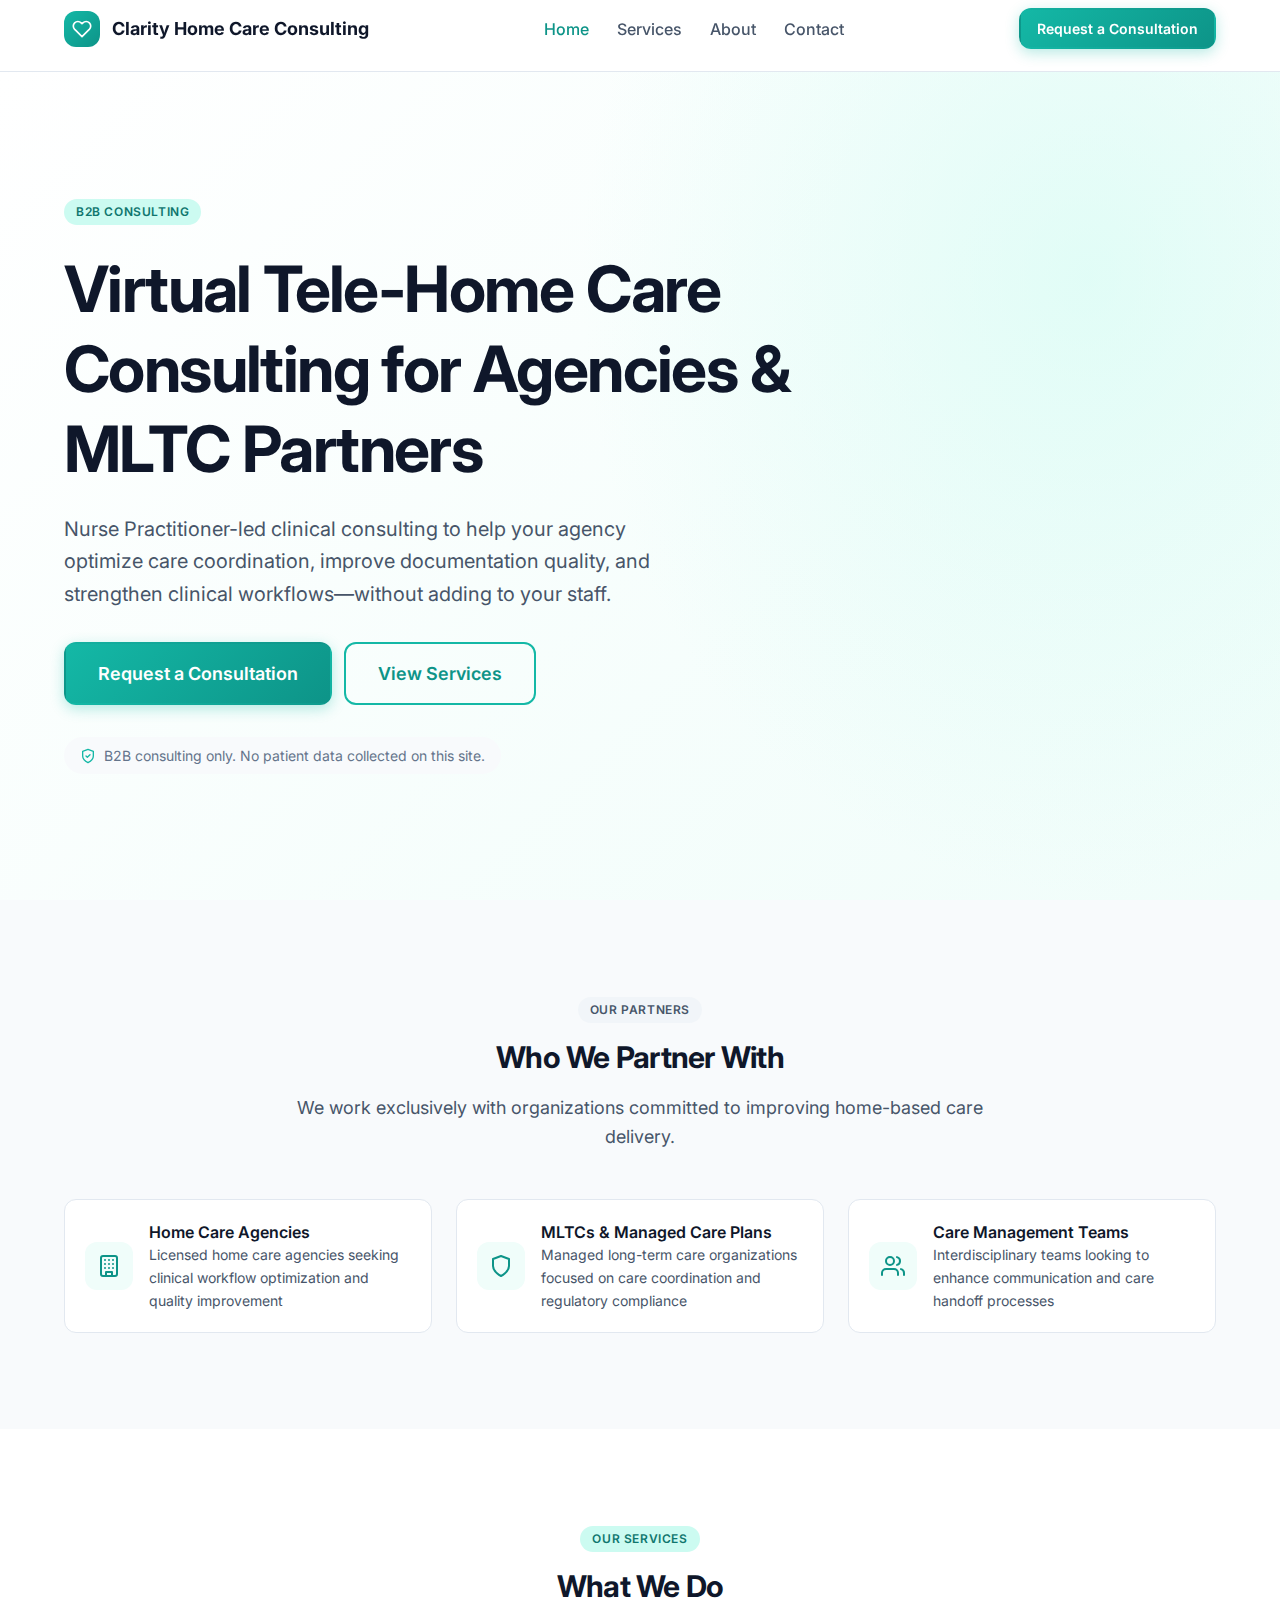
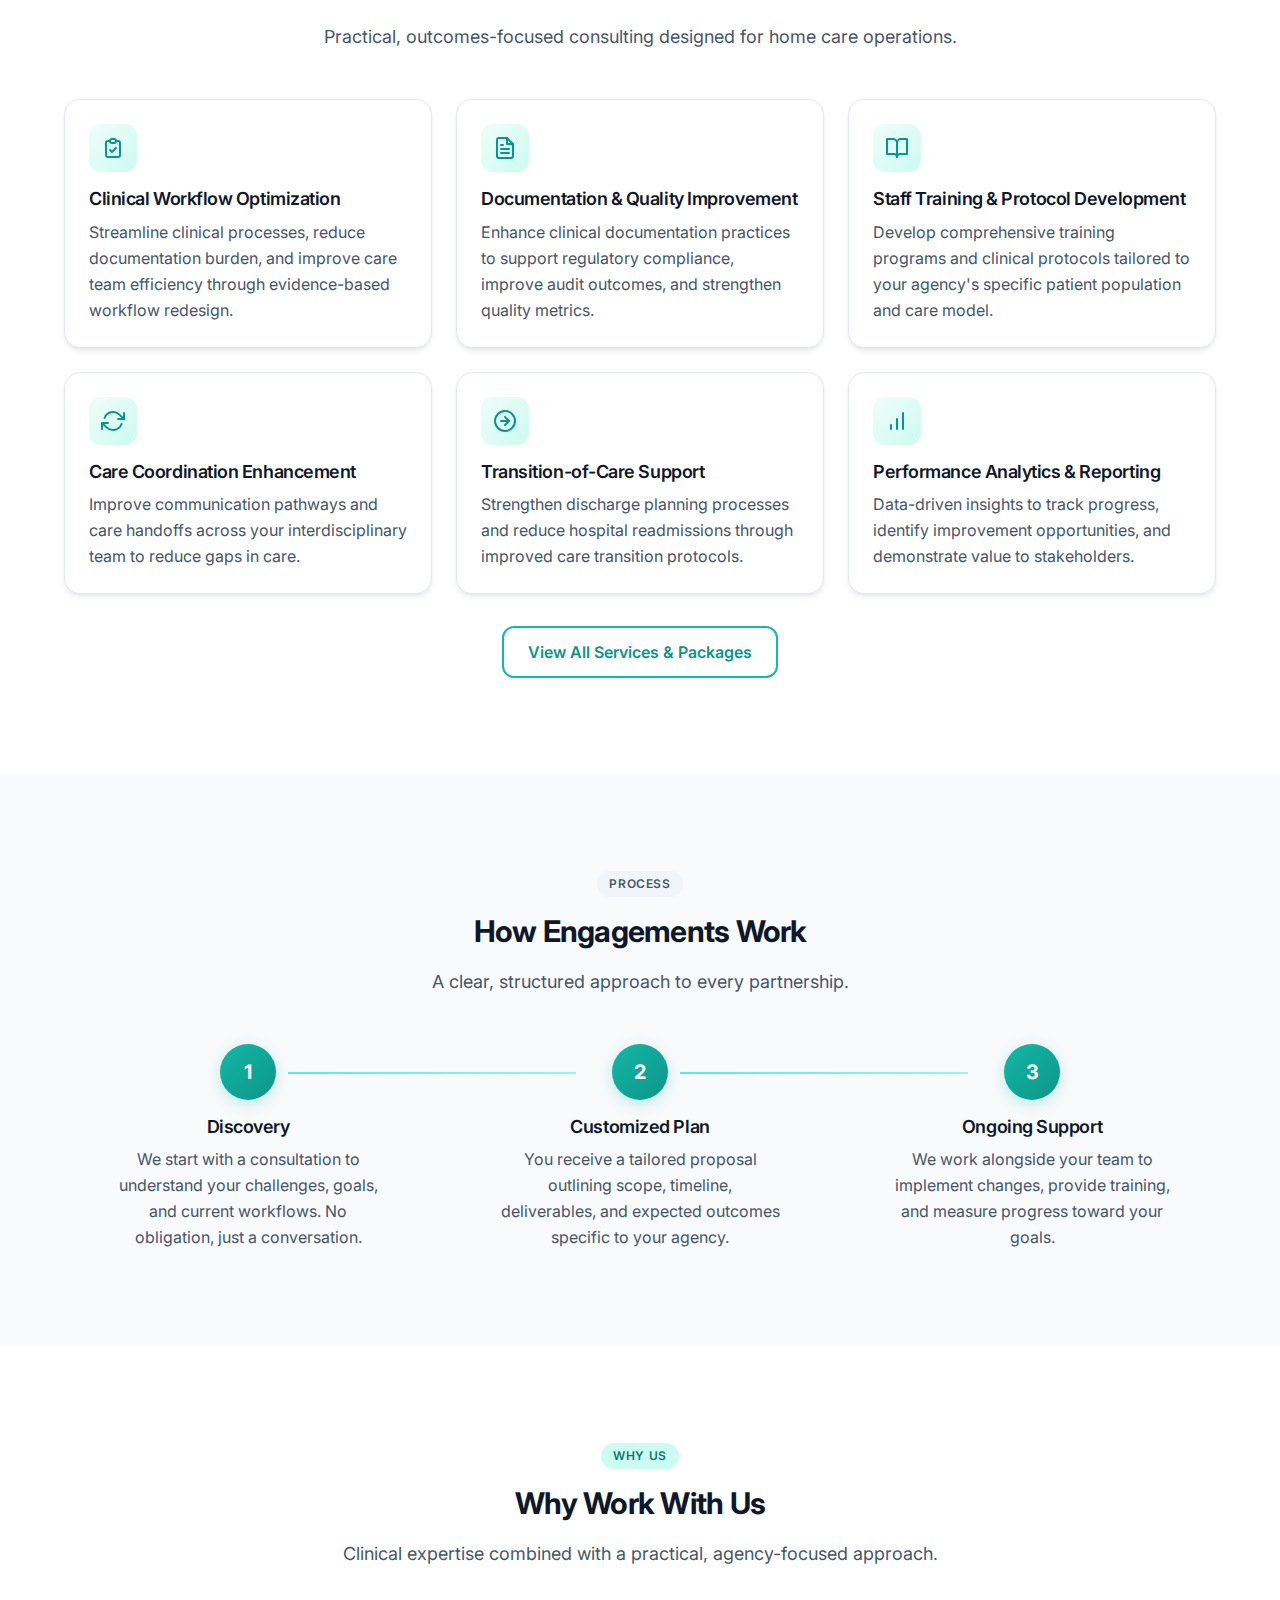
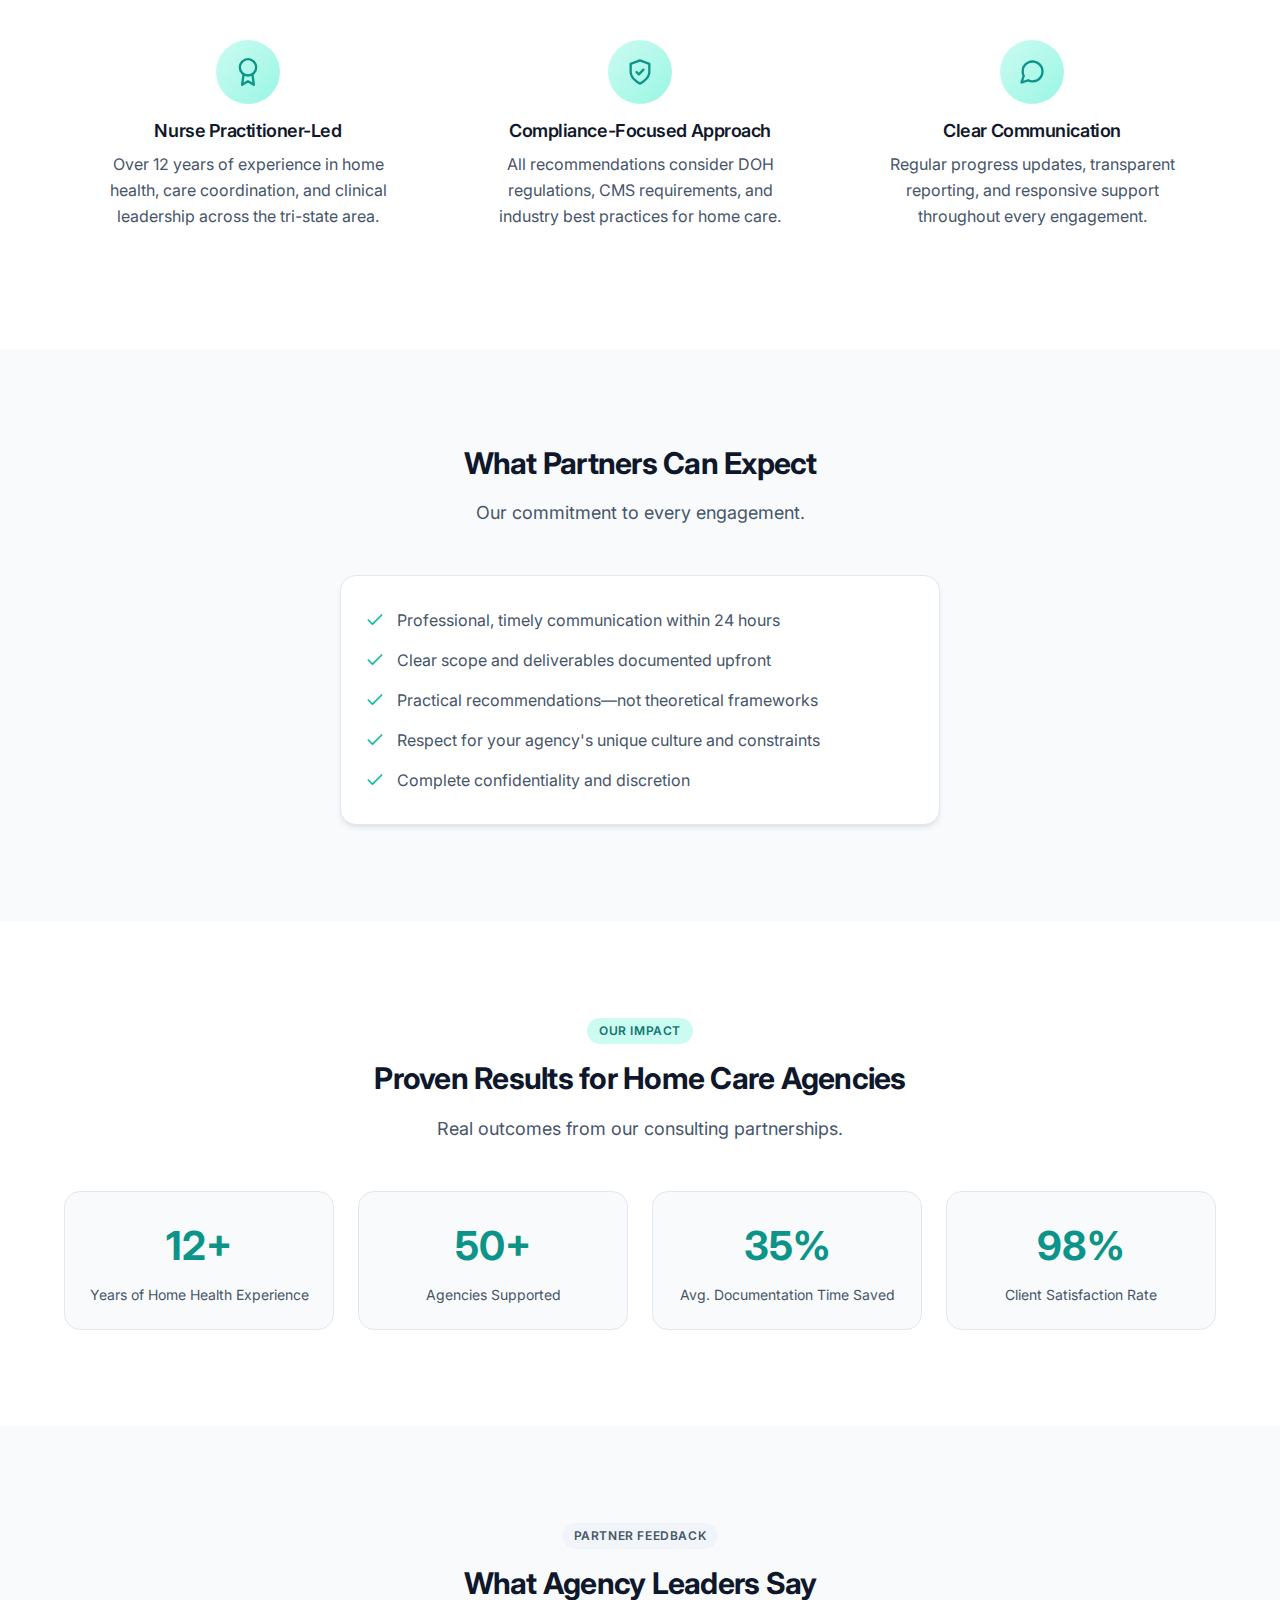
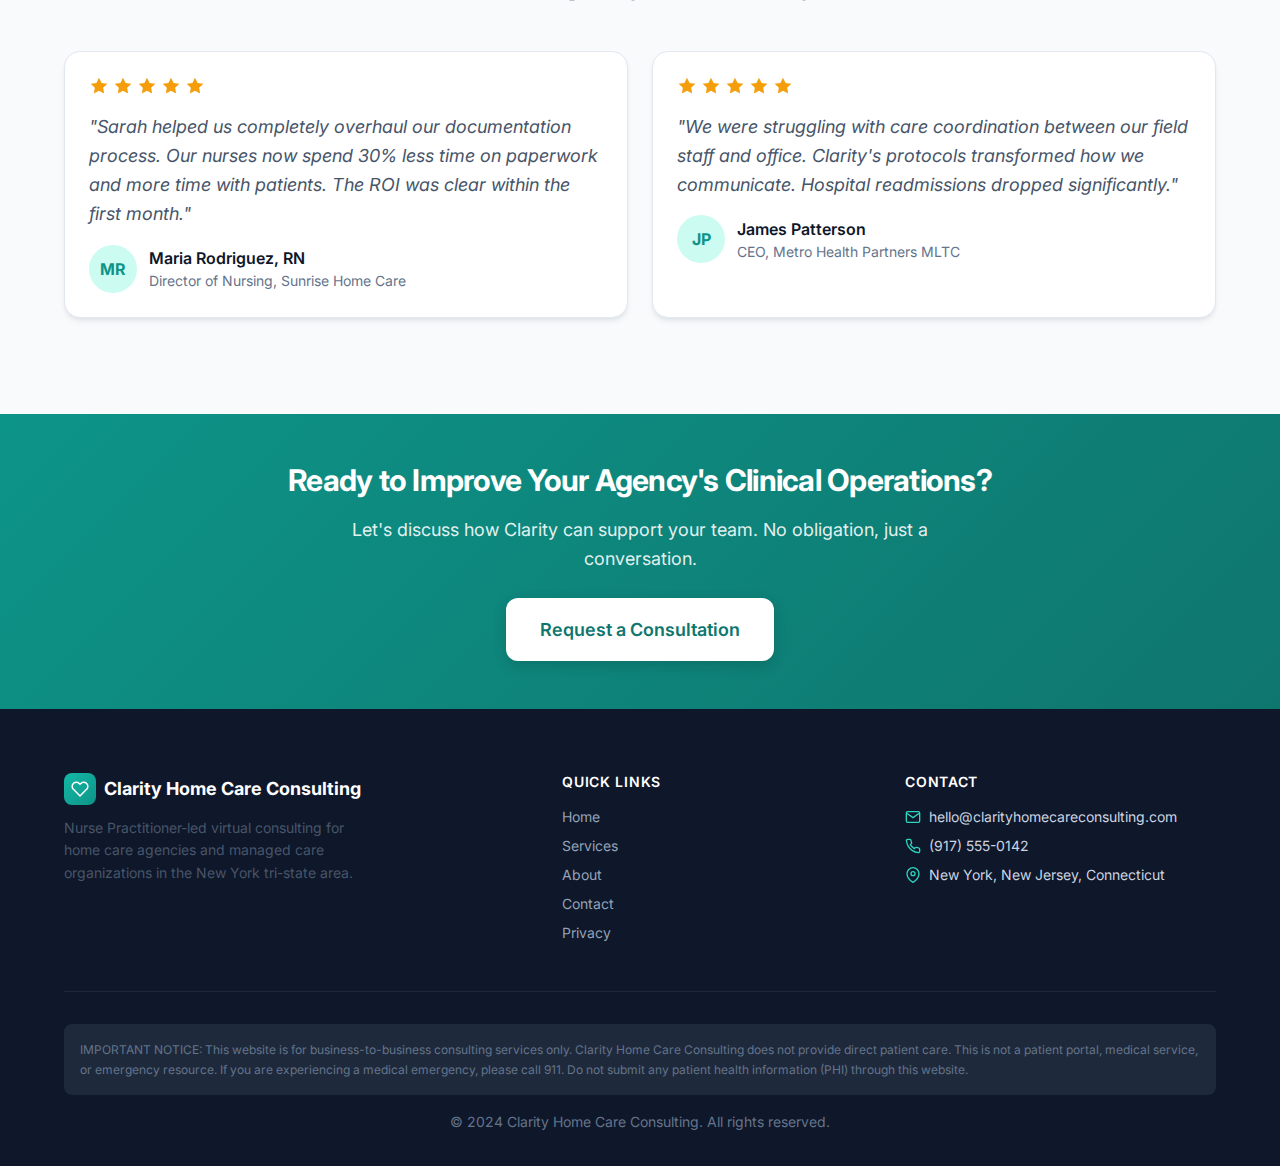
<file: public/index.html>
<!DOCTYPE html>
<html lang="en">

<head>
  <meta charset="UTF-8">
  <meta name="viewport" content="width=device-width, initial-scale=1.0">
  <meta name="description"
    content="Nurse Practitioner-led consulting for home care agencies and MLTCs. Improve clinical workflows, documentation, and care coordination. B2B only.">

  <!-- Open Graph -->
  <meta property="og:type" content="website">
  <meta property="og:title" content="Virtual Tele-Home Care Consulting for Agencies">
  <meta property="og:description"
    content="Nurse Practitioner-led consulting for home care agencies and MLTCs. Improve clinical workflows, documentation, and care coordination.">
  <meta property="og:url" content="">
  <meta property="og:image" content="">

  <!-- Twitter Card -->
  <meta name="twitter:card" content="summary_large_image">
  <meta name="twitter:title" content="Virtual Tele-Home Care Consulting for Agencies">
  <meta name="twitter:description" content="Nurse Practitioner-led consulting for home care agencies and MLTCs.">

  <title>Virtual Tele-Home Care Consulting for Agencies</title>

  <!-- Fonts -->
  <link rel="preconnect" href="https://fonts.googleapis.com">
  <link rel="preconnect" href="https://fonts.gstatic.com" crossorigin>
  <link href="https://fonts.googleapis.com/css2?family=Inter:wght@400;500;600;700&display=swap" rel="stylesheet">

  <!-- Styles -->
  <link rel="stylesheet" href="assets/css/variables.css">
  <link rel="stylesheet" href="assets/css/base.css">
  <link rel="stylesheet" href="assets/css/components.css">
  <link rel="stylesheet" href="assets/css/main.css">

  <!-- Schema.org JSON-LD -->
  <script type="application/ld+json">
  {
    "@context": "https://schema.org",
    "@type": "ProfessionalService",
    "name": "[Business Name]",
    "description": "Virtual consulting services for home care agencies and managed care organizations",
    "serviceType": "Business Consulting",
    "areaServed": "United States",
    "provider": {
      "@type": "Person",
      "name": "[NP Name]",
      "jobTitle": "Nurse Practitioner Consultant"
    }
  }
  </script>
</head>

<body>
  <!-- Skip Link -->
  <a href="#main-content" class="skip-link">Skip to main content</a>

  <!-- Header -->
  <header class="header">
    <div class="container">
      <div class="header-inner">
        <a href="index.html" class="header-logo">
          <div class="header-logo-icon">
            <svg xmlns="http://www.w3.org/2000/svg" width="20" height="20" viewBox="0 0 24 24" fill="none"
              stroke="currentColor" stroke-width="2" stroke-linecap="round" stroke-linejoin="round">
              <path
                d="M20.84 4.61a5.5 5.5 0 0 0-7.78 0L12 5.67l-1.06-1.06a5.5 5.5 0 0 0-7.78 7.78l1.06 1.06L12 21.23l7.78-7.78 1.06-1.06a5.5 5.5 0 0 0 0-7.78z">
              </path>
            </svg>
          </div>
          <span data-content="business.name">[Business Name]</span>
        </a>

        <nav class="header-nav" aria-label="Main navigation">
          <a href="index.html" class="nav-link active">Home</a>
          <a href="services.html" class="nav-link">Services</a>
          <a href="about.html" class="nav-link">About</a>
          <a href="contact.html" class="nav-link">Contact</a>
        </nav>

        <a href="contact.html" class="btn btn-primary btn-sm header-cta">
          Request a Consultation
        </a>

        <button class="mobile-menu-btn" id="mobile-menu-btn" aria-label="Toggle menu" aria-expanded="false">
          <svg xmlns="http://www.w3.org/2000/svg" width="24" height="24" viewBox="0 0 24 24" fill="none"
            stroke="currentColor" stroke-width="2" stroke-linecap="round" stroke-linejoin="round">
            <line x1="3" y1="12" x2="21" y2="12"></line>
            <line x1="3" y1="6" x2="21" y2="6"></line>
            <line x1="3" y1="18" x2="21" y2="18"></line>
          </svg>
        </button>
      </div>
    </div>
  </header>

  <!-- Mobile Menu -->
  <div class="mobile-menu" id="mobile-menu">
    <nav class="mobile-menu-nav" aria-label="Mobile navigation">
      <a href="index.html" class="mobile-menu-link">Home</a>
      <a href="services.html" class="mobile-menu-link">Services</a>
      <a href="about.html" class="mobile-menu-link">About</a>
      <a href="contact.html" class="mobile-menu-link">Contact</a>
    </nav>
    <a href="contact.html" class="btn btn-primary btn-lg" style="width: 100%;">Request a Consultation</a>
  </div>

  <!-- Main Content -->
  <main id="main-content">

    <!-- Hero Section -->
    <section class="hero">
      <div class="container">
        <div class="hero-content">
          <span class="badge badge-primary hero-badge">B2B Consulting</span>
          <h1 class="hero-title" data-content="hero.headline">Virtual Tele-Home Care Consulting for Agencies & MLTC
            Partners</h1>
          <p class="hero-subtitle" data-content="hero.subheadline">Nurse Practitioner-led clinical consulting to help
            your agency optimize care coordination, improve documentation, and strengthen clinical workflows—without
            adding to your staff.</p>

          <div class="hero-actions">
            <a href="contact.html" class="btn btn-primary btn-lg">
              <span data-content="hero.ctaPrimary">Request a Consultation</span>
            </a>
            <a href="services.html" class="btn btn-secondary btn-lg">
              <span data-content="hero.ctaSecondary">View Services</span>
            </a>
          </div>

          <div class="hero-trust">
            <span class="trust-badge">
              <svg xmlns="http://www.w3.org/2000/svg" width="16" height="16" viewBox="0 0 24 24" fill="none"
                stroke="currentColor" stroke-width="2" stroke-linecap="round" stroke-linejoin="round">
                <path d="M12 22s8-4 8-10V5l-8-3-8 3v7c0 6 8 10 8 10z"></path>
                <path d="m9 12 2 2 4-4"></path>
              </svg>
              <span data-content="hero.trustText">B2B consulting only. No patient data collected on this site.</span>
            </span>
          </div>
        </div>
      </div>
    </section>

    <!-- Who We Help Section -->
    <section class="section section-alt">
      <div class="container">
        <div class="section-header">
          <span class="badge badge-neutral section-badge">Our Partners</span>
          <h2 class="section-title" data-content="whoWeHelp.title">Who We Partner With</h2>
          <p class="section-description" data-content="whoWeHelp.subtitle">We work exclusively with organizations
            committed to improving home-based care delivery.</p>
        </div>

        <div class="grid grid-3" id="audience-grid">
          <!-- Populated by content-loader.js -->
        </div>
      </div>
    </section>

    <!-- Services Section -->
    <section class="section">
      <div class="container">
        <div class="section-header">
          <span class="badge badge-primary section-badge">Our Services</span>
          <h2 class="section-title" data-content="services.title">What We Do</h2>
          <p class="section-description" data-content="services.subtitle">Practical, outcomes-focused consulting
            designed for home care operations.</p>
        </div>

        <div class="grid grid-3" id="services-grid">
          <!-- Populated by content-loader.js -->
        </div>

        <div class="text-center mt-8">
          <a href="services.html" class="btn btn-secondary">View All Services & Packages</a>
        </div>
      </div>
    </section>

    <!-- How It Works Section -->
    <section class="section section-alt">
      <div class="container">
        <div class="section-header">
          <span class="badge badge-neutral section-badge">Process</span>
          <h2 class="section-title" data-content="howItWorks.title">How Engagements Work</h2>
          <p class="section-description" data-content="howItWorks.subtitle">A clear, structured approach to every
            partnership.</p>
        </div>

        <div class="steps" id="steps-container">
          <!-- Populated by content-loader.js -->
        </div>
      </div>
    </section>

    <!-- Credibility Section -->
    <section class="section">
      <div class="container">
        <div class="section-header">
          <span class="badge badge-primary section-badge">Why Us</span>
          <h2 class="section-title" data-content="credibility.title">Why Work With Us</h2>
          <p class="section-description" data-content="credibility.subtitle">Clinical expertise combined with a
            practical, agency-focused approach.</p>
        </div>

        <div class="credibility-grid" id="credibility-grid">
          <!-- Populated by content-loader.js -->
        </div>
      </div>
    </section>

    <!-- Partner Expectations Section -->
    <section class="section section-alt">
      <div class="container">
        <div class="section-header">
          <h2 class="section-title" data-content="partnerExpectations.title">What Partners Can Expect</h2>
          <p class="section-description" data-content="partnerExpectations.subtitle">Our commitment to every engagement.
          </p>
        </div>

        <div class="card" style="max-width: 600px; margin: 0 auto;">
          <ul id="expectations-list">
            <!-- Populated by content-loader.js -->
          </ul>
        </div>
      </div>
    </section>

    <!-- Statistics Section -->
    <section class="section">
      <div class="container">
        <div class="section-header">
          <span class="badge badge-primary section-badge">Our Impact</span>
          <h2 class="section-title">Proven Results for Home Care Agencies</h2>
          <p class="section-description">Real outcomes from our consulting partnerships.</p>
        </div>

        <div class="grid grid-4">
          <div class="card card-flat text-center fade-in">
            <div
              style="font-size: var(--text-4xl); font-weight: var(--font-bold); color: var(--color-primary-600); margin-bottom: var(--space-2);">
              12+</div>
            <div style="font-size: var(--text-sm); color: var(--text-secondary);">Years of Home Health Experience</div>
          </div>
          <div class="card card-flat text-center fade-in">
            <div
              style="font-size: var(--text-4xl); font-weight: var(--font-bold); color: var(--color-primary-600); margin-bottom: var(--space-2);">
              50+</div>
            <div style="font-size: var(--text-sm); color: var(--text-secondary);">Agencies Supported</div>
          </div>
          <div class="card card-flat text-center fade-in">
            <div
              style="font-size: var(--text-4xl); font-weight: var(--font-bold); color: var(--color-primary-600); margin-bottom: var(--space-2);">
              35%</div>
            <div style="font-size: var(--text-sm); color: var(--text-secondary);">Avg. Documentation Time Saved</div>
          </div>
          <div class="card card-flat text-center fade-in">
            <div
              style="font-size: var(--text-4xl); font-weight: var(--font-bold); color: var(--color-primary-600); margin-bottom: var(--space-2);">
              98%</div>
            <div style="font-size: var(--text-sm); color: var(--text-secondary);">Client Satisfaction Rate</div>
          </div>
        </div>
      </div>
    </section>

    <!-- Testimonials Section -->
    <section class="section section-alt">
      <div class="container">
        <div class="section-header">
          <span class="badge badge-neutral section-badge">Partner Feedback</span>
          <h2 class="section-title">What Agency Leaders Say</h2>
        </div>

        <div class="grid grid-2">
          <div class="card fade-in">
            <div style="display: flex; gap: var(--space-1); margin-bottom: var(--space-4); color: #f59e0b;">
              <svg width="20" height="20" fill="currentColor" viewBox="0 0 24 24">
                <path
                  d="M12 2l3.09 6.26L22 9.27l-5 4.87 1.18 6.88L12 17.77l-6.18 3.25L7 14.14 2 9.27l6.91-1.01L12 2z" />
              </svg>
              <svg width="20" height="20" fill="currentColor" viewBox="0 0 24 24">
                <path
                  d="M12 2l3.09 6.26L22 9.27l-5 4.87 1.18 6.88L12 17.77l-6.18 3.25L7 14.14 2 9.27l6.91-1.01L12 2z" />
              </svg>
              <svg width="20" height="20" fill="currentColor" viewBox="0 0 24 24">
                <path
                  d="M12 2l3.09 6.26L22 9.27l-5 4.87 1.18 6.88L12 17.77l-6.18 3.25L7 14.14 2 9.27l6.91-1.01L12 2z" />
              </svg>
              <svg width="20" height="20" fill="currentColor" viewBox="0 0 24 24">
                <path
                  d="M12 2l3.09 6.26L22 9.27l-5 4.87 1.18 6.88L12 17.77l-6.18 3.25L7 14.14 2 9.27l6.91-1.01L12 2z" />
              </svg>
              <svg width="20" height="20" fill="currentColor" viewBox="0 0 24 24">
                <path
                  d="M12 2l3.09 6.26L22 9.27l-5 4.87 1.18 6.88L12 17.77l-6.18 3.25L7 14.14 2 9.27l6.91-1.01L12 2z" />
              </svg>
            </div>
            <p
              style="font-style: italic; color: var(--text-secondary); margin-bottom: var(--space-4); font-size: var(--text-lg);">
              "Sarah helped us completely overhaul our documentation process. Our nurses now spend 30% less time on
              paperwork and more time with patients. The ROI was clear within the first month."</p>
            <div style="display: flex; align-items: center; gap: var(--space-3);">
              <div
                style="width: 48px; height: 48px; background: var(--color-primary-100); border-radius: 50%; display: flex; align-items: center; justify-content: center; color: var(--color-primary-600); font-weight: var(--font-bold);">
                MR</div>
              <div>
                <div style="font-weight: var(--font-semibold);">Maria Rodriguez, RN</div>
                <div style="font-size: var(--text-sm); color: var(--text-tertiary);">Director of Nursing, Sunrise Home
                  Care</div>
              </div>
            </div>
          </div>
          <div class="card fade-in">
            <div style="display: flex; gap: var(--space-1); margin-bottom: var(--space-4); color: #f59e0b;">
              <svg width="20" height="20" fill="currentColor" viewBox="0 0 24 24">
                <path
                  d="M12 2l3.09 6.26L22 9.27l-5 4.87 1.18 6.88L12 17.77l-6.18 3.25L7 14.14 2 9.27l6.91-1.01L12 2z" />
              </svg>
              <svg width="20" height="20" fill="currentColor" viewBox="0 0 24 24">
                <path
                  d="M12 2l3.09 6.26L22 9.27l-5 4.87 1.18 6.88L12 17.77l-6.18 3.25L7 14.14 2 9.27l6.91-1.01L12 2z" />
              </svg>
              <svg width="20" height="20" fill="currentColor" viewBox="0 0 24 24">
                <path
                  d="M12 2l3.09 6.26L22 9.27l-5 4.87 1.18 6.88L12 17.77l-6.18 3.25L7 14.14 2 9.27l6.91-1.01L12 2z" />
              </svg>
              <svg width="20" height="20" fill="currentColor" viewBox="0 0 24 24">
                <path
                  d="M12 2l3.09 6.26L22 9.27l-5 4.87 1.18 6.88L12 17.77l-6.18 3.25L7 14.14 2 9.27l6.91-1.01L12 2z" />
              </svg>
              <svg width="20" height="20" fill="currentColor" viewBox="0 0 24 24">
                <path
                  d="M12 2l3.09 6.26L22 9.27l-5 4.87 1.18 6.88L12 17.77l-6.18 3.25L7 14.14 2 9.27l6.91-1.01L12 2z" />
              </svg>
            </div>
            <p
              style="font-style: italic; color: var(--text-secondary); margin-bottom: var(--space-4); font-size: var(--text-lg);">
              "We were struggling with care coordination between our field staff and office. Clarity's protocols
              transformed how we communicate. Hospital readmissions dropped significantly."</p>
            <div style="display: flex; align-items: center; gap: var(--space-3);">
              <div
                style="width: 48px; height: 48px; background: var(--color-primary-100); border-radius: 50%; display: flex; align-items: center; justify-content: center; color: var(--color-primary-600); font-weight: var(--font-bold);">
                JP</div>
              <div>
                <div style="font-weight: var(--font-semibold);">James Patterson</div>
                <div style="font-size: var(--text-sm); color: var(--text-tertiary);">CEO, Metro Health Partners MLTC
                </div>
              </div>
            </div>
          </div>
        </div>
      </div>
    </section>

    <!-- CTA Band -->
    <section class="cta-band">
      <div class="container">
        <h2 class="cta-band-title" data-content="ctaBand.title">Ready to Improve Your Agency's Clinical Operations?</h2>
        <p class="cta-band-text" data-content="ctaBand.text">Let's discuss how we can support your team.</p>
        <a href="contact.html" class="btn btn-primary btn-lg">
          <span data-content="ctaBand.buttonText">Request a Consultation</span>
        </a>
      </div>
    </section>

  </main>

  <!-- Footer -->
  <footer class="footer">
    <div class="container">
      <div class="footer-grid">
        <div>
          <div class="footer-brand">
            <div class="footer-brand-name">
              <div class="footer-brand-icon">
                <svg xmlns="http://www.w3.org/2000/svg" width="18" height="18" viewBox="0 0 24 24" fill="none"
                  stroke="currentColor" stroke-width="2">
                  <path
                    d="M20.84 4.61a5.5 5.5 0 0 0-7.78 0L12 5.67l-1.06-1.06a5.5 5.5 0 0 0-7.78 7.78l1.06 1.06L12 21.23l7.78-7.78 1.06-1.06a5.5 5.5 0 0 0 0-7.78z">
                  </path>
                </svg>
              </div>
              <span data-content="business.name">[Business Name]</span>
            </div>
            <p class="footer-description" data-content="footer.description">Nurse Practitioner-led virtual consulting
              for home care agencies and managed care organizations.</p>
          </div>
        </div>

        <div>
          <h3 class="footer-heading" data-content="footer.navigation.title">Quick Links</h3>
          <div class="footer-links" id="footer-nav">
            <!-- Populated by content-loader.js -->
          </div>
        </div>

        <div>
          <h3 class="footer-heading">Contact</h3>
          <div class="footer-contact-item">
            <svg xmlns="http://www.w3.org/2000/svg" width="16" height="16" viewBox="0 0 24 24" fill="none"
              stroke="currentColor" stroke-width="2">
              <path d="M4 4h16c1.1 0 2 .9 2 2v12c0 1.1-.9 2-2 2H4c-1.1 0-2-.9-2-2V6c0-1.1.9-2 2-2z"></path>
              <polyline points="22,6 12,13 2,6"></polyline>
            </svg>
            <span data-content="business.email">[Email]</span>
          </div>
          <div class="footer-contact-item">
            <svg xmlns="http://www.w3.org/2000/svg" width="16" height="16" viewBox="0 0 24 24" fill="none"
              stroke="currentColor" stroke-width="2">
              <path
                d="M22 16.92v3a2 2 0 0 1-2.18 2 19.79 19.79 0 0 1-8.63-3.07 19.5 19.5 0 0 1-6-6 19.79 19.79 0 0 1-3.07-8.67A2 2 0 0 1 4.11 2h3a2 2 0 0 1 2 1.72 12.84 12.84 0 0 0 .7 2.81 2 2 0 0 1-.45 2.11L8.09 9.91a16 16 0 0 0 6 6l1.27-1.27a2 2 0 0 1 2.11-.45 12.84 12.84 0 0 0 2.81.7A2 2 0 0 1 22 16.92z">
              </path>
            </svg>
            <span data-content="business.phone">[Phone]</span>
          </div>
          <div class="footer-contact-item">
            <svg xmlns="http://www.w3.org/2000/svg" width="16" height="16" viewBox="0 0 24 24" fill="none"
              stroke="currentColor" stroke-width="2">
              <path d="M21 10c0 7-9 13-9 13s-9-6-9-13a9 9 0 0 1 18 0z"></path>
              <circle cx="12" cy="10" r="3"></circle>
            </svg>
            <span data-content="business.statesServed">[States Served]</span>
          </div>
        </div>
      </div>

      <div class="footer-bottom">
        <div class="footer-disclaimer" data-content="footer.disclaimer">
          IMPORTANT NOTICE: This website is for business-to-business consulting services only. This is not a patient
          portal, medical service, or emergency resource. If you are experiencing a medical emergency, please call 911.
          Do not submit any patient health information (PHI) through this website.
        </div>
        <p class="footer-copyright" data-content="footer.copyright">© 2024 [Business Name]. All rights reserved.</p>
      </div>
    </div>
  </footer>

  <!-- Scripts -->
  <script src="assets/js/content-loader.js"></script>
  <script src="assets/js/animations.js"></script>
</body>

</html>
</file>
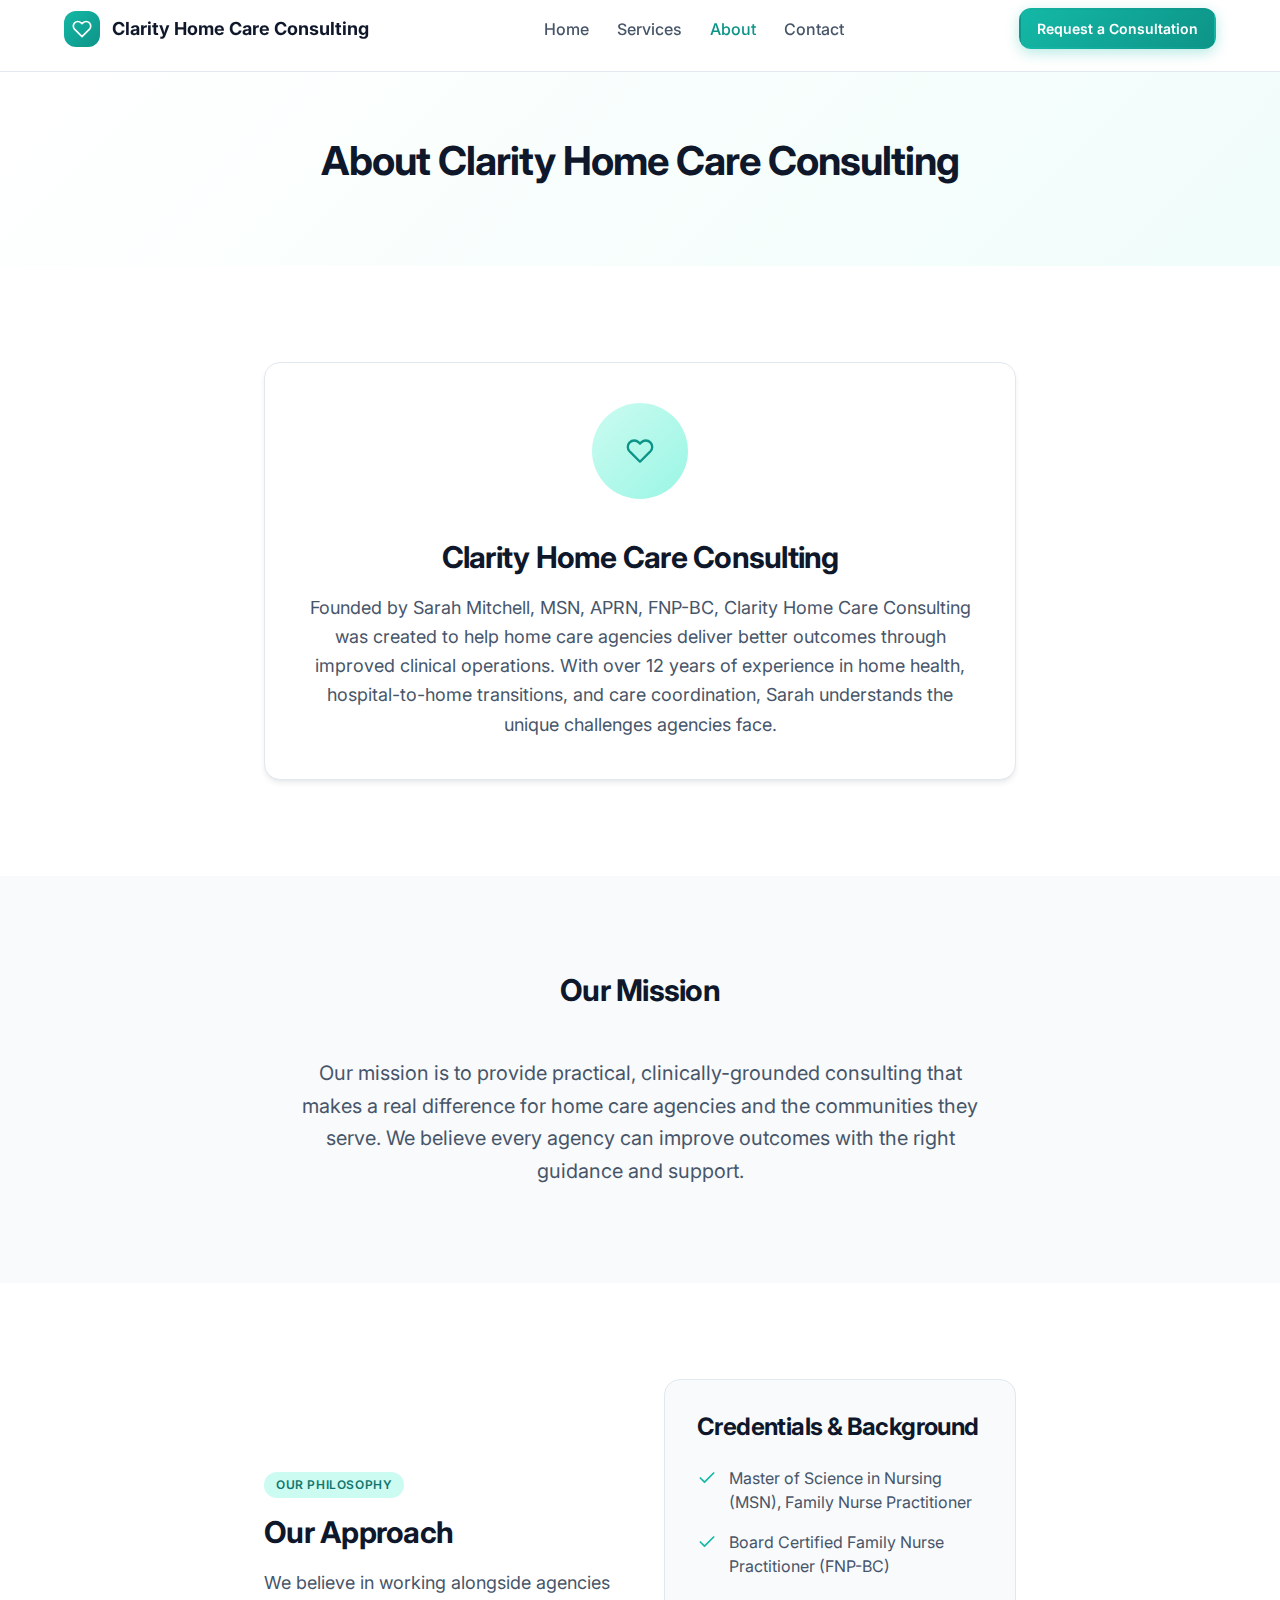
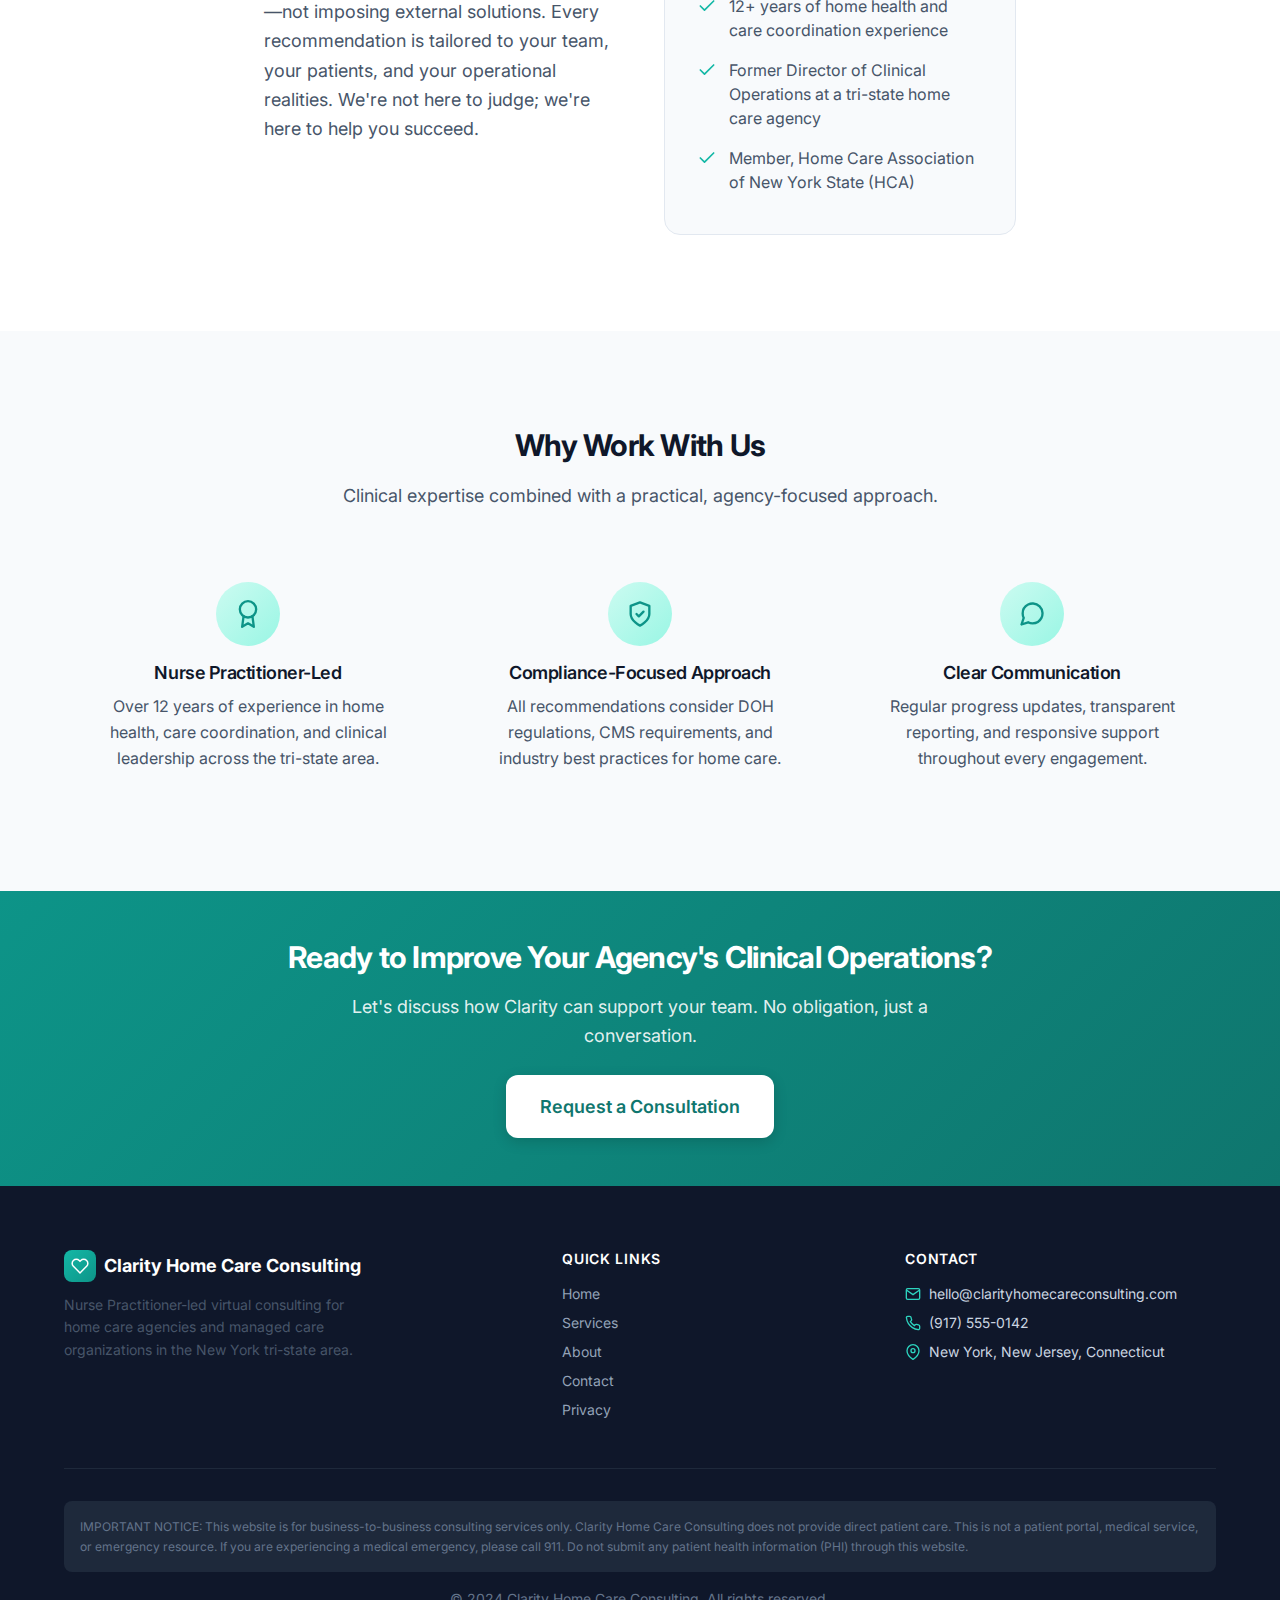
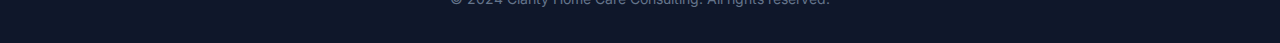
<file: public/about.html>
<!DOCTYPE html>
<html lang="en">

<head>
    <meta charset="UTF-8">
    <meta name="viewport" content="width=device-width, initial-scale=1.0">
    <meta name="description"
        content="Learn about our Nurse Practitioner-led consulting approach and commitment to improving home care operations.">

    <!-- Open Graph -->
    <meta property="og:type" content="website">
    <meta property="og:title" content="About">
    <meta property="og:description"
        content="Learn about our Nurse Practitioner-led consulting approach and commitment to improving home care operations.">

    <title>About | Virtual Tele-Home Care Consulting</title>

    <!-- Fonts -->
    <link rel="preconnect" href="https://fonts.googleapis.com">
    <link rel="preconnect" href="https://fonts.gstatic.com" crossorigin>
    <link href="https://fonts.googleapis.com/css2?family=Inter:wght@400;500;600;700&display=swap" rel="stylesheet">

    <!-- Styles -->
    <link rel="stylesheet" href="assets/css/variables.css">
    <link rel="stylesheet" href="assets/css/base.css">
    <link rel="stylesheet" href="assets/css/components.css">
    <link rel="stylesheet" href="assets/css/main.css">
</head>

<body>
    <!-- Skip Link -->
    <a href="#main-content" class="skip-link">Skip to main content</a>

    <!-- Header -->
    <header class="header">
        <div class="container">
            <div class="header-inner">
                <a href="index.html" class="header-logo">
                    <div class="header-logo-icon">
                        <svg xmlns="http://www.w3.org/2000/svg" width="20" height="20" viewBox="0 0 24 24" fill="none"
                            stroke="currentColor" stroke-width="2" stroke-linecap="round" stroke-linejoin="round">
                            <path
                                d="M20.84 4.61a5.5 5.5 0 0 0-7.78 0L12 5.67l-1.06-1.06a5.5 5.5 0 0 0-7.78 7.78l1.06 1.06L12 21.23l7.78-7.78 1.06-1.06a5.5 5.5 0 0 0 0-7.78z">
                            </path>
                        </svg>
                    </div>
                    <span data-content="business.name">[Business Name]</span>
                </a>

                <nav class="header-nav" aria-label="Main navigation">
                    <a href="index.html" class="nav-link">Home</a>
                    <a href="services.html" class="nav-link">Services</a>
                    <a href="about.html" class="nav-link active">About</a>
                    <a href="contact.html" class="nav-link">Contact</a>
                </nav>

                <a href="contact.html" class="btn btn-primary btn-sm header-cta">
                    Request a Consultation
                </a>

                <button class="mobile-menu-btn" id="mobile-menu-btn" aria-label="Toggle menu" aria-expanded="false">
                    <svg xmlns="http://www.w3.org/2000/svg" width="24" height="24" viewBox="0 0 24 24" fill="none"
                        stroke="currentColor" stroke-width="2" stroke-linecap="round" stroke-linejoin="round">
                        <line x1="3" y1="12" x2="21" y2="12"></line>
                        <line x1="3" y1="6" x2="21" y2="6"></line>
                        <line x1="3" y1="18" x2="21" y2="18"></line>
                    </svg>
                </button>
            </div>
        </div>
    </header>

    <!-- Mobile Menu -->
    <div class="mobile-menu" id="mobile-menu">
        <nav class="mobile-menu-nav" aria-label="Mobile navigation">
            <a href="index.html" class="mobile-menu-link">Home</a>
            <a href="services.html" class="mobile-menu-link">Services</a>
            <a href="about.html" class="mobile-menu-link">About</a>
            <a href="contact.html" class="mobile-menu-link">Contact</a>
        </nav>
        <a href="contact.html" class="btn btn-primary btn-lg" style="width: 100%;">Request a Consultation</a>
    </div>

    <!-- Main Content -->
    <main id="main-content">

        <!-- Page Header -->
        <section class="page-header">
            <div class="container">
                <h1 class="page-title" data-content="about.headline">About</h1>
            </div>
        </section>

        <!-- About Intro -->
        <section class="section">
            <div class="container container-narrow">
                <div class="card fade-in" style="padding: var(--space-10);">
                    <div
                        style="display: flex; gap: var(--space-6); flex-direction: column; align-items: center; text-align: center;">
                        <div class="credibility-icon" style="width: 96px; height: 96px;">
                            <svg xmlns="http://www.w3.org/2000/svg" width="48" height="48" viewBox="0 0 24 24"
                                fill="none" stroke="currentColor" stroke-width="2" stroke-linecap="round"
                                stroke-linejoin="round">
                                <path
                                    d="M20.84 4.61a5.5 5.5 0 0 0-7.78 0L12 5.67l-1.06-1.06a5.5 5.5 0 0 0-7.78 7.78l1.06 1.06L12 21.23l7.78-7.78 1.06-1.06a5.5 5.5 0 0 0 0-7.78z">
                                </path>
                            </svg>
                        </div>
                        <div>
                            <h2 class="h3 mb-4" data-content="business.name">[Business Name]</h2>
                            <p class="lead" data-content="about.intro">Founded by a Nurse Practitioner with extensive
                                experience in home care and care coordination, [Business Name] was created to help
                                agencies deliver better care through improved clinical operations.</p>
                        </div>
                    </div>
                </div>
            </div>
        </section>

        <!-- Mission -->
        <section class="section section-alt">
            <div class="container container-narrow">
                <div class="section-header">
                    <h2 class="section-title">Our Mission</h2>
                </div>
                <div class="text-center">
                    <p class="lead" data-content="about.mission"
                        style="font-size: var(--text-xl); max-width: 700px; margin: 0 auto;">Our mission is to provide
                        practical, clinically-grounded consulting that makes a real difference for home care agencies
                        and the communities they serve.</p>
                </div>
            </div>
        </section>

        <!-- Philosophy -->
        <section class="section">
            <div class="container container-narrow">
                <div class="grid grid-2" style="align-items: center; gap: var(--space-12);">
                    <div class="fade-in">
                        <span class="badge badge-primary mb-4">Our Philosophy</span>
                        <h2 class="h3 mb-4" data-content="about.philosophy.title">Our Approach</h2>
                        <p class="lead" data-content="about.philosophy.text">We believe in working alongside
                            agencies—not imposing external solutions. Every recommendation is tailored to your team,
                            your patients, and your operational realities.</p>
                    </div>
                    <div class="fade-in">
                        <div class="card card-flat" style="padding: var(--space-8);">
                            <h3 class="h5 mb-4" data-content="about.credentials.title">Credentials & Background</h3>
                            <ul id="credentials-list">
                                <!-- Populated by content-loader.js -->
                            </ul>
                        </div>
                    </div>
                </div>
            </div>
        </section>

        <!-- Credibility Section -->
        <section class="section section-alt">
            <div class="container">
                <div class="section-header">
                    <h2 class="section-title" data-content="credibility.title">Why Work With Us</h2>
                    <p class="section-description" data-content="credibility.subtitle">Clinical expertise combined with
                        a practical, agency-focused approach.</p>
                </div>

                <div class="credibility-grid" id="credibility-grid">
                    <!-- Populated by content-loader.js -->
                </div>
            </div>
        </section>

        <!-- CTA Band -->
        <section class="cta-band">
            <div class="container">
                <h2 class="cta-band-title" data-content="ctaBand.title">Ready to Improve Your Agency's Clinical
                    Operations?</h2>
                <p class="cta-band-text" data-content="ctaBand.text">Let's discuss how we can support your team.</p>
                <a href="contact.html" class="btn btn-primary btn-lg">
                    <span data-content="ctaBand.buttonText">Request a Consultation</span>
                </a>
            </div>
        </section>

    </main>

    <!-- Footer -->
    <footer class="footer">
        <div class="container">
            <div class="footer-grid">
                <div>
                    <div class="footer-brand">
                        <div class="footer-brand-name">
                            <div class="footer-brand-icon">
                                <svg xmlns="http://www.w3.org/2000/svg" width="18" height="18" viewBox="0 0 24 24"
                                    fill="none" stroke="currentColor" stroke-width="2">
                                    <path
                                        d="M20.84 4.61a5.5 5.5 0 0 0-7.78 0L12 5.67l-1.06-1.06a5.5 5.5 0 0 0-7.78 7.78l1.06 1.06L12 21.23l7.78-7.78 1.06-1.06a5.5 5.5 0 0 0 0-7.78z">
                                    </path>
                                </svg>
                            </div>
                            <span data-content="business.name">[Business Name]</span>
                        </div>
                        <p class="footer-description" data-content="footer.description">Nurse Practitioner-led virtual
                            consulting for home care agencies and managed care organizations.</p>
                    </div>
                </div>

                <div>
                    <h3 class="footer-heading" data-content="footer.navigation.title">Quick Links</h3>
                    <div class="footer-links" id="footer-nav">
                        <!-- Populated by content-loader.js -->
                    </div>
                </div>

                <div>
                    <h3 class="footer-heading">Contact</h3>
                    <div class="footer-contact-item">
                        <svg xmlns="http://www.w3.org/2000/svg" width="16" height="16" viewBox="0 0 24 24" fill="none"
                            stroke="currentColor" stroke-width="2">
                            <path d="M4 4h16c1.1 0 2 .9 2 2v12c0 1.1-.9 2-2 2H4c-1.1 0-2-.9-2-2V6c0-1.1.9-2 2-2z">
                            </path>
                            <polyline points="22,6 12,13 2,6"></polyline>
                        </svg>
                        <span data-content="business.email">[Email]</span>
                    </div>
                    <div class="footer-contact-item">
                        <svg xmlns="http://www.w3.org/2000/svg" width="16" height="16" viewBox="0 0 24 24" fill="none"
                            stroke="currentColor" stroke-width="2">
                            <path
                                d="M22 16.92v3a2 2 0 0 1-2.18 2 19.79 19.79 0 0 1-8.63-3.07 19.5 19.5 0 0 1-6-6 19.79 19.79 0 0 1-3.07-8.67A2 2 0 0 1 4.11 2h3a2 2 0 0 1 2 1.72 12.84 12.84 0 0 0 .7 2.81 2 2 0 0 1-.45 2.11L8.09 9.91a16 16 0 0 0 6 6l1.27-1.27a2 2 0 0 1 2.11-.45 12.84 12.84 0 0 0 2.81.7A2 2 0 0 1 22 16.92z">
                            </path>
                        </svg>
                        <span data-content="business.phone">[Phone]</span>
                    </div>
                    <div class="footer-contact-item">
                        <svg xmlns="http://www.w3.org/2000/svg" width="16" height="16" viewBox="0 0 24 24" fill="none"
                            stroke="currentColor" stroke-width="2">
                            <path d="M21 10c0 7-9 13-9 13s-9-6-9-13a9 9 0 0 1 18 0z"></path>
                            <circle cx="12" cy="10" r="3"></circle>
                        </svg>
                        <span data-content="business.statesServed">[States Served]</span>
                    </div>
                </div>
            </div>

            <div class="footer-bottom">
                <div class="footer-disclaimer" data-content="footer.disclaimer">
                    IMPORTANT NOTICE: This website is for business-to-business consulting services only. This is not a
                    patient portal, medical service, or emergency resource. If you are experiencing a medical emergency,
                    please call 911. Do not submit any patient health information (PHI) through this website.
                </div>
                <p class="footer-copyright" data-content="footer.copyright">© 2024 [Business Name]. All rights reserved.
                </p>
            </div>
        </div>
    </footer>

    <!-- Scripts -->
    <script src="assets/js/content-loader.js"></script>
    <script src="assets/js/animations.js"></script>
</body>

</html>
</file>
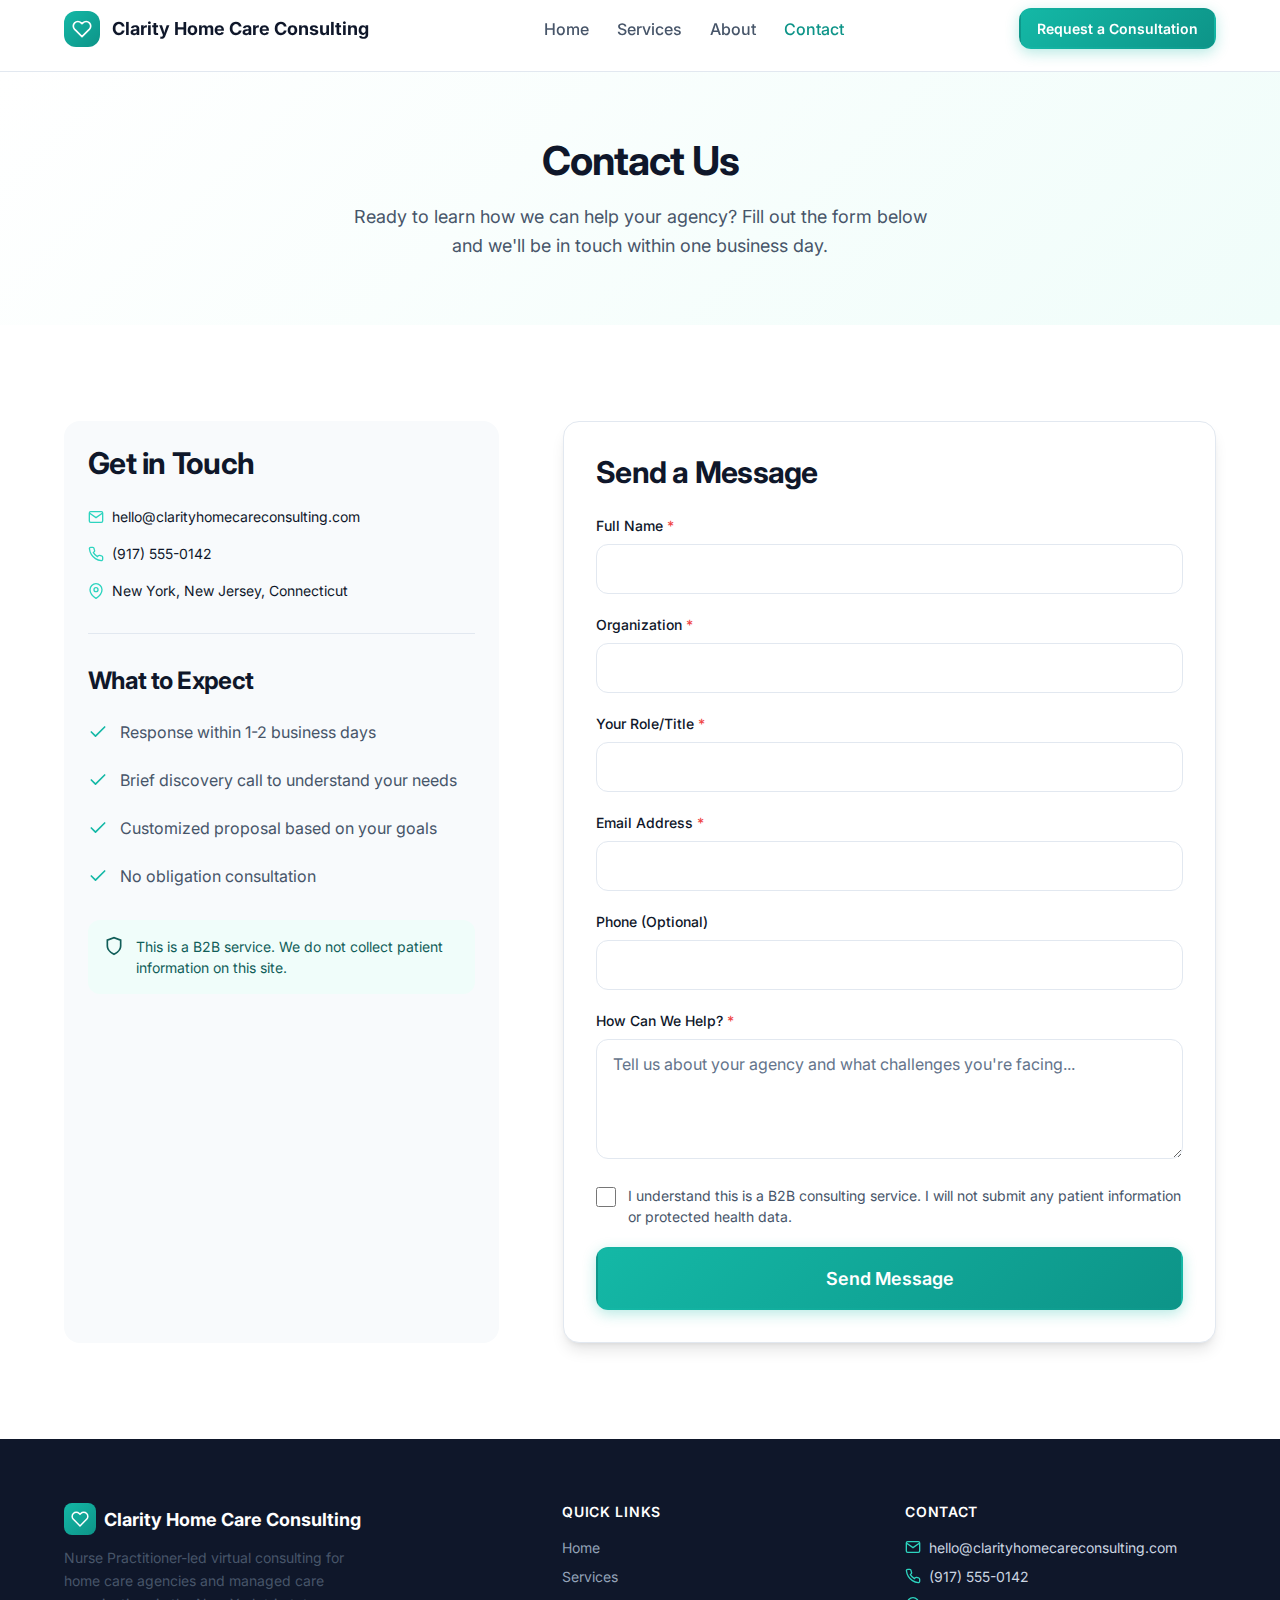
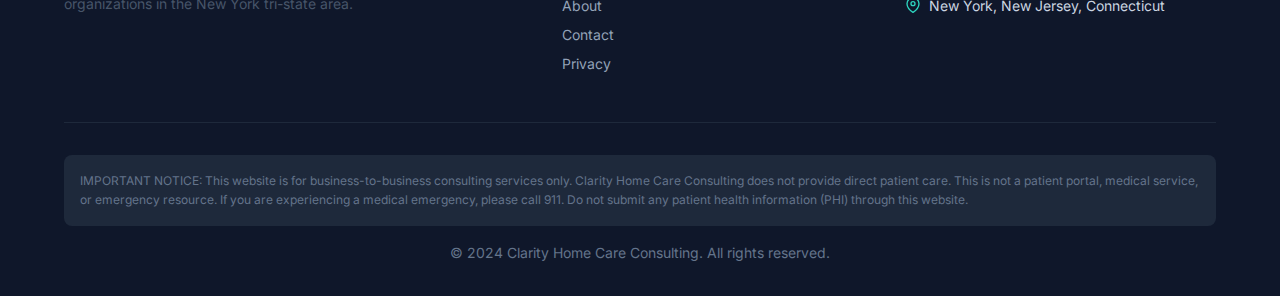
<file: public/contact.html>
<!DOCTYPE html>
<html lang="en">

<head>
    <meta charset="UTF-8">
    <meta name="viewport" content="width=device-width, initial-scale=1.0">
    <meta name="description"
        content="Request a consultation to discuss how we can help your agency improve clinical operations. B2B inquiries only.">

    <!-- Open Graph -->
    <meta property="og:type" content="website">
    <meta property="og:title" content="Contact Us">
    <meta property="og:description"
        content="Request a consultation to discuss how we can help your agency improve clinical operations.">

    <title>Contact Us | Virtual Tele-Home Care Consulting</title>

    <!-- Fonts -->
    <link rel="preconnect" href="https://fonts.googleapis.com">
    <link rel="preconnect" href="https://fonts.gstatic.com" crossorigin>
    <link href="https://fonts.googleapis.com/css2?family=Inter:wght@400;500;600;700&display=swap" rel="stylesheet">

    <!-- Styles -->
    <link rel="stylesheet" href="assets/css/variables.css">
    <link rel="stylesheet" href="assets/css/base.css">
    <link rel="stylesheet" href="assets/css/components.css">
    <link rel="stylesheet" href="assets/css/main.css">
</head>

<body>
    <!-- Skip Link -->
    <a href="#main-content" class="skip-link">Skip to main content</a>

    <!-- Header -->
    <header class="header">
        <div class="container">
            <div class="header-inner">
                <a href="index.html" class="header-logo">
                    <div class="header-logo-icon">
                        <svg xmlns="http://www.w3.org/2000/svg" width="20" height="20" viewBox="0 0 24 24" fill="none"
                            stroke="currentColor" stroke-width="2" stroke-linecap="round" stroke-linejoin="round">
                            <path
                                d="M20.84 4.61a5.5 5.5 0 0 0-7.78 0L12 5.67l-1.06-1.06a5.5 5.5 0 0 0-7.78 7.78l1.06 1.06L12 21.23l7.78-7.78 1.06-1.06a5.5 5.5 0 0 0 0-7.78z">
                            </path>
                        </svg>
                    </div>
                    <span data-content="business.name">[Business Name]</span>
                </a>

                <nav class="header-nav" aria-label="Main navigation">
                    <a href="index.html" class="nav-link">Home</a>
                    <a href="services.html" class="nav-link">Services</a>
                    <a href="about.html" class="nav-link">About</a>
                    <a href="contact.html" class="nav-link active">Contact</a>
                </nav>

                <a href="contact.html" class="btn btn-primary btn-sm header-cta">
                    Request a Consultation
                </a>

                <button class="mobile-menu-btn" id="mobile-menu-btn" aria-label="Toggle menu" aria-expanded="false">
                    <svg xmlns="http://www.w3.org/2000/svg" width="24" height="24" viewBox="0 0 24 24" fill="none"
                        stroke="currentColor" stroke-width="2" stroke-linecap="round" stroke-linejoin="round">
                        <line x1="3" y1="12" x2="21" y2="12"></line>
                        <line x1="3" y1="6" x2="21" y2="6"></line>
                        <line x1="3" y1="18" x2="21" y2="18"></line>
                    </svg>
                </button>
            </div>
        </div>
    </header>

    <!-- Mobile Menu -->
    <div class="mobile-menu" id="mobile-menu">
        <nav class="mobile-menu-nav" aria-label="Mobile navigation">
            <a href="index.html" class="mobile-menu-link">Home</a>
            <a href="services.html" class="mobile-menu-link">Services</a>
            <a href="about.html" class="mobile-menu-link">About</a>
            <a href="contact.html" class="mobile-menu-link">Contact</a>
        </nav>
        <a href="contact.html" class="btn btn-primary btn-lg" style="width: 100%;">Request a Consultation</a>
    </div>

    <!-- Main Content -->
    <main id="main-content">

        <!-- Page Header -->
        <section class="page-header">
            <div class="container">
                <h1 class="page-title" data-content="contact.title">Contact Us</h1>
                <p class="page-description" data-content="contact.subtitle">Ready to learn how we can help your agency?
                    Fill out the form below and we'll be in touch within 1-2 business days.</p>
            </div>
        </section>

        <!-- Contact Section -->
        <section class="section">
            <div class="container">
                <div class="contact-layout">

                    <!-- Contact Info -->
                    <div class="contact-info">
                        <h2 class="h4 mb-6">Get in Touch</h2>

                        <div class="mb-6">
                            <div class="footer-contact-item mb-4">
                                <svg xmlns="http://www.w3.org/2000/svg" width="20" height="20" viewBox="0 0 24 24"
                                    fill="none" stroke="currentColor" stroke-width="2">
                                    <path
                                        d="M4 4h16c1.1 0 2 .9 2 2v12c0 1.1-.9 2-2 2H4c-1.1 0-2-.9-2-2V6c0-1.1.9-2 2-2z">
                                    </path>
                                    <polyline points="22,6 12,13 2,6"></polyline>
                                </svg>
                                <span data-content="business.email">[Email]</span>
                            </div>
                            <div class="footer-contact-item mb-4">
                                <svg xmlns="http://www.w3.org/2000/svg" width="20" height="20" viewBox="0 0 24 24"
                                    fill="none" stroke="currentColor" stroke-width="2">
                                    <path
                                        d="M22 16.92v3a2 2 0 0 1-2.18 2 19.79 19.79 0 0 1-8.63-3.07 19.5 19.5 0 0 1-6-6 19.79 19.79 0 0 1-3.07-8.67A2 2 0 0 1 4.11 2h3a2 2 0 0 1 2 1.72 12.84 12.84 0 0 0 .7 2.81 2 2 0 0 1-.45 2.11L8.09 9.91a16 16 0 0 0 6 6l1.27-1.27a2 2 0 0 1 2.11-.45 12.84 12.84 0 0 0 2.81.7A2 2 0 0 1 22 16.92z">
                                    </path>
                                </svg>
                                <span data-content="business.phone">[Phone]</span>
                            </div>
                            <div class="footer-contact-item">
                                <svg xmlns="http://www.w3.org/2000/svg" width="20" height="20" viewBox="0 0 24 24"
                                    fill="none" stroke="currentColor" stroke-width="2">
                                    <path d="M21 10c0 7-9 13-9 13s-9-6-9-13a9 9 0 0 1 18 0z"></path>
                                    <circle cx="12" cy="10" r="3"></circle>
                                </svg>
                                <span data-content="business.statesServed">[States Served]</span>
                            </div>
                        </div>

                        <div class="divider"></div>

                        <div class="mb-6">
                            <h3 class="h5 mb-4">What to Expect</h3>
                            <ul style="display: flex; flex-direction: column; gap: 0.5rem;">
                                <li class="package-feature">
                                    <svg xmlns="http://www.w3.org/2000/svg" width="20" height="20" viewBox="0 0 24 24"
                                        fill="none" stroke="currentColor" stroke-width="2" stroke-linecap="round"
                                        stroke-linejoin="round">
                                        <polyline points="20 6 9 17 4 12"></polyline>
                                    </svg>
                                    <span>Response within 1-2 business days</span>
                                </li>
                                <li class="package-feature">
                                    <svg xmlns="http://www.w3.org/2000/svg" width="20" height="20" viewBox="0 0 24 24"
                                        fill="none" stroke="currentColor" stroke-width="2" stroke-linecap="round"
                                        stroke-linejoin="round">
                                        <polyline points="20 6 9 17 4 12"></polyline>
                                    </svg>
                                    <span>Brief discovery call to understand your needs</span>
                                </li>
                                <li class="package-feature">
                                    <svg xmlns="http://www.w3.org/2000/svg" width="20" height="20" viewBox="0 0 24 24"
                                        fill="none" stroke="currentColor" stroke-width="2" stroke-linecap="round"
                                        stroke-linejoin="round">
                                        <polyline points="20 6 9 17 4 12"></polyline>
                                    </svg>
                                    <span>Customized proposal based on your goals</span>
                                </li>
                                <li class="package-feature">
                                    <svg xmlns="http://www.w3.org/2000/svg" width="20" height="20" viewBox="0 0 24 24"
                                        fill="none" stroke="currentColor" stroke-width="2" stroke-linecap="round"
                                        stroke-linejoin="round">
                                        <polyline points="20 6 9 17 4 12"></polyline>
                                    </svg>
                                    <span>No obligation consultation</span>
                                </li>
                            </ul>
                        </div>

                        <div class="alert"
                            style="background: var(--color-primary-50); border-color: var(--color-primary-200); color: var(--color-primary-800);">
                            <svg xmlns="http://www.w3.org/2000/svg" width="20" height="20" viewBox="0 0 24 24"
                                fill="none" stroke="currentColor" stroke-width="2" class="alert-icon">
                                <path d="M12 22s8-4 8-10V5l-8-3-8 3v7c0 6 8 10 8 10z"></path>
                            </svg>
                            <span class="text-sm">This is a B2B service. We do not collect patient information on this
                                site.</span>
                        </div>
                    </div>

                    <!-- Contact Form -->
                    <div class="contact-form-wrapper">
                        <h2 class="h4 mb-6">Send a Message</h2>

                        <!-- Success Message -->
                        <div id="form-success" class="alert alert-success mb-6 hidden">
                            <svg xmlns="http://www.w3.org/2000/svg" width="20" height="20" viewBox="0 0 24 24"
                                fill="none" stroke="currentColor" stroke-width="2" class="alert-icon">
                                <path d="M22 11.08V12a10 10 0 1 1-5.93-9.14"></path>
                                <polyline points="22 4 12 14.01 9 11.01"></polyline>
                            </svg>
                            <span data-content="contact.successMessage">Thank you! Your message has been sent. We'll be
                                in touch within 1-2 business days.</span>
                        </div>

                        <!-- Error Message -->
                        <div id="form-error" class="alert alert-error mb-6 hidden">
                            Something went wrong. Please try again or email us directly.
                        </div>

                        <form id="contact-form" method="POST" novalidate>
                            <!-- Honeypot field (hidden) -->
                            <div style="position: absolute; left: -9999px;" aria-hidden="true">
                                <label for="website">Website</label>
                                <input type="text" id="website" name="website" tabindex="-1" autocomplete="off">
                            </div>

                            <div class="form-group">
                                <label for="name" class="form-label form-label-required"
                                    data-content="contact.formLabels.name">Full Name</label>
                                <input type="text" id="name" name="name" class="form-input" required autocomplete="name"
                                    maxlength="100">
                            </div>

                            <div class="form-group">
                                <label for="organization" class="form-label form-label-required"
                                    data-content="contact.formLabels.organization">Organization</label>
                                <input type="text" id="organization" name="organization" class="form-input" required
                                    autocomplete="organization" maxlength="200">
                            </div>

                            <div class="form-group">
                                <label for="role" class="form-label form-label-required"
                                    data-content="contact.formLabels.role">Your Role/Title</label>
                                <input type="text" id="role" name="role" class="form-input" required
                                    autocomplete="organization-title" maxlength="100">
                            </div>

                            <div class="form-group">
                                <label for="email" class="form-label form-label-required"
                                    data-content="contact.formLabels.email">Email Address</label>
                                <input type="email" id="email" name="email" class="form-input" required
                                    autocomplete="email" maxlength="254">
                            </div>

                            <div class="form-group">
                                <label for="phone" class="form-label" data-content="contact.formLabels.phone">Phone
                                    (Optional)</label>
                                <input type="tel" id="phone" name="phone" class="form-input" autocomplete="tel"
                                    maxlength="20">
                            </div>

                            <div class="form-group">
                                <label for="message" class="form-label form-label-required"
                                    data-content="contact.formLabels.message">How Can We Help?</label>
                                <textarea id="message" name="message" class="form-textarea" required maxlength="2000"
                                    placeholder="Tell us about your agency and what challenges you're facing..."></textarea>
                            </div>

                            <div class="form-group">
                                <div class="form-checkbox-group">
                                    <input type="checkbox" id="consent" name="consent" class="form-checkbox" required>
                                    <label for="consent" class="form-checkbox-label"
                                        data-content="contact.formLabels.consent">I understand this is a B2B consulting
                                        service. I will not submit any patient information or protected health
                                        data.</label>
                                </div>
                            </div>

                            <button type="submit" class="btn btn-primary btn-lg" style="width: 100%;">
                                <span data-content="contact.formLabels.submit">Send Message</span>
                            </button>
                        </form>
                    </div>

                </div>
            </div>
        </section>

    </main>

    <!-- Footer -->
    <footer class="footer">
        <div class="container">
            <div class="footer-grid">
                <div>
                    <div class="footer-brand">
                        <div class="footer-brand-name">
                            <div class="footer-brand-icon">
                                <svg xmlns="http://www.w3.org/2000/svg" width="18" height="18" viewBox="0 0 24 24"
                                    fill="none" stroke="currentColor" stroke-width="2">
                                    <path
                                        d="M20.84 4.61a5.5 5.5 0 0 0-7.78 0L12 5.67l-1.06-1.06a5.5 5.5 0 0 0-7.78 7.78l1.06 1.06L12 21.23l7.78-7.78 1.06-1.06a5.5 5.5 0 0 0 0-7.78z">
                                    </path>
                                </svg>
                            </div>
                            <span data-content="business.name">[Business Name]</span>
                        </div>
                        <p class="footer-description" data-content="footer.description">Nurse Practitioner-led virtual
                            consulting for home care agencies and managed care organizations.</p>
                    </div>
                </div>

                <div>
                    <h3 class="footer-heading" data-content="footer.navigation.title">Quick Links</h3>
                    <div class="footer-links" id="footer-nav">
                        <!-- Populated by content-loader.js -->
                    </div>
                </div>

                <div>
                    <h3 class="footer-heading">Contact</h3>
                    <div class="footer-contact-item">
                        <svg xmlns="http://www.w3.org/2000/svg" width="16" height="16" viewBox="0 0 24 24" fill="none"
                            stroke="currentColor" stroke-width="2">
                            <path d="M4 4h16c1.1 0 2 .9 2 2v12c0 1.1-.9 2-2 2H4c-1.1 0-2-.9-2-2V6c0-1.1.9-2 2-2z">
                            </path>
                            <polyline points="22,6 12,13 2,6"></polyline>
                        </svg>
                        <span data-content="business.email">[Email]</span>
                    </div>
                    <div class="footer-contact-item">
                        <svg xmlns="http://www.w3.org/2000/svg" width="16" height="16" viewBox="0 0 24 24" fill="none"
                            stroke="currentColor" stroke-width="2">
                            <path
                                d="M22 16.92v3a2 2 0 0 1-2.18 2 19.79 19.79 0 0 1-8.63-3.07 19.5 19.5 0 0 1-6-6 19.79 19.79 0 0 1-3.07-8.67A2 2 0 0 1 4.11 2h3a2 2 0 0 1 2 1.72 12.84 12.84 0 0 0 .7 2.81 2 2 0 0 1-.45 2.11L8.09 9.91a16 16 0 0 0 6 6l1.27-1.27a2 2 0 0 1 2.11-.45 12.84 12.84 0 0 0 2.81.7A2 2 0 0 1 22 16.92z">
                            </path>
                        </svg>
                        <span data-content="business.phone">[Phone]</span>
                    </div>
                    <div class="footer-contact-item">
                        <svg xmlns="http://www.w3.org/2000/svg" width="16" height="16" viewBox="0 0 24 24" fill="none"
                            stroke="currentColor" stroke-width="2">
                            <path d="M21 10c0 7-9 13-9 13s-9-6-9-13a9 9 0 0 1 18 0z"></path>
                            <circle cx="12" cy="10" r="3"></circle>
                        </svg>
                        <span data-content="business.statesServed">[States Served]</span>
                    </div>
                </div>
            </div>

            <div class="footer-bottom">
                <div class="footer-disclaimer" data-content="footer.disclaimer">
                    IMPORTANT NOTICE: This website is for business-to-business consulting services only. This is not a
                    patient portal, medical service, or emergency resource. If you are experiencing a medical emergency,
                    please call 911. Do not submit any patient health information (PHI) through this website.
                </div>
                <p class="footer-copyright" data-content="footer.copyright">© 2024 [Business Name]. All rights reserved.
                </p>
            </div>
        </div>
    </footer>

    <!-- Scripts -->
    <script src="assets/js/content-loader.js"></script>
    <script src="assets/js/form-handler.js"></script>
    <script src="assets/js/animations.js"></script>
</body>

</html>
</file>
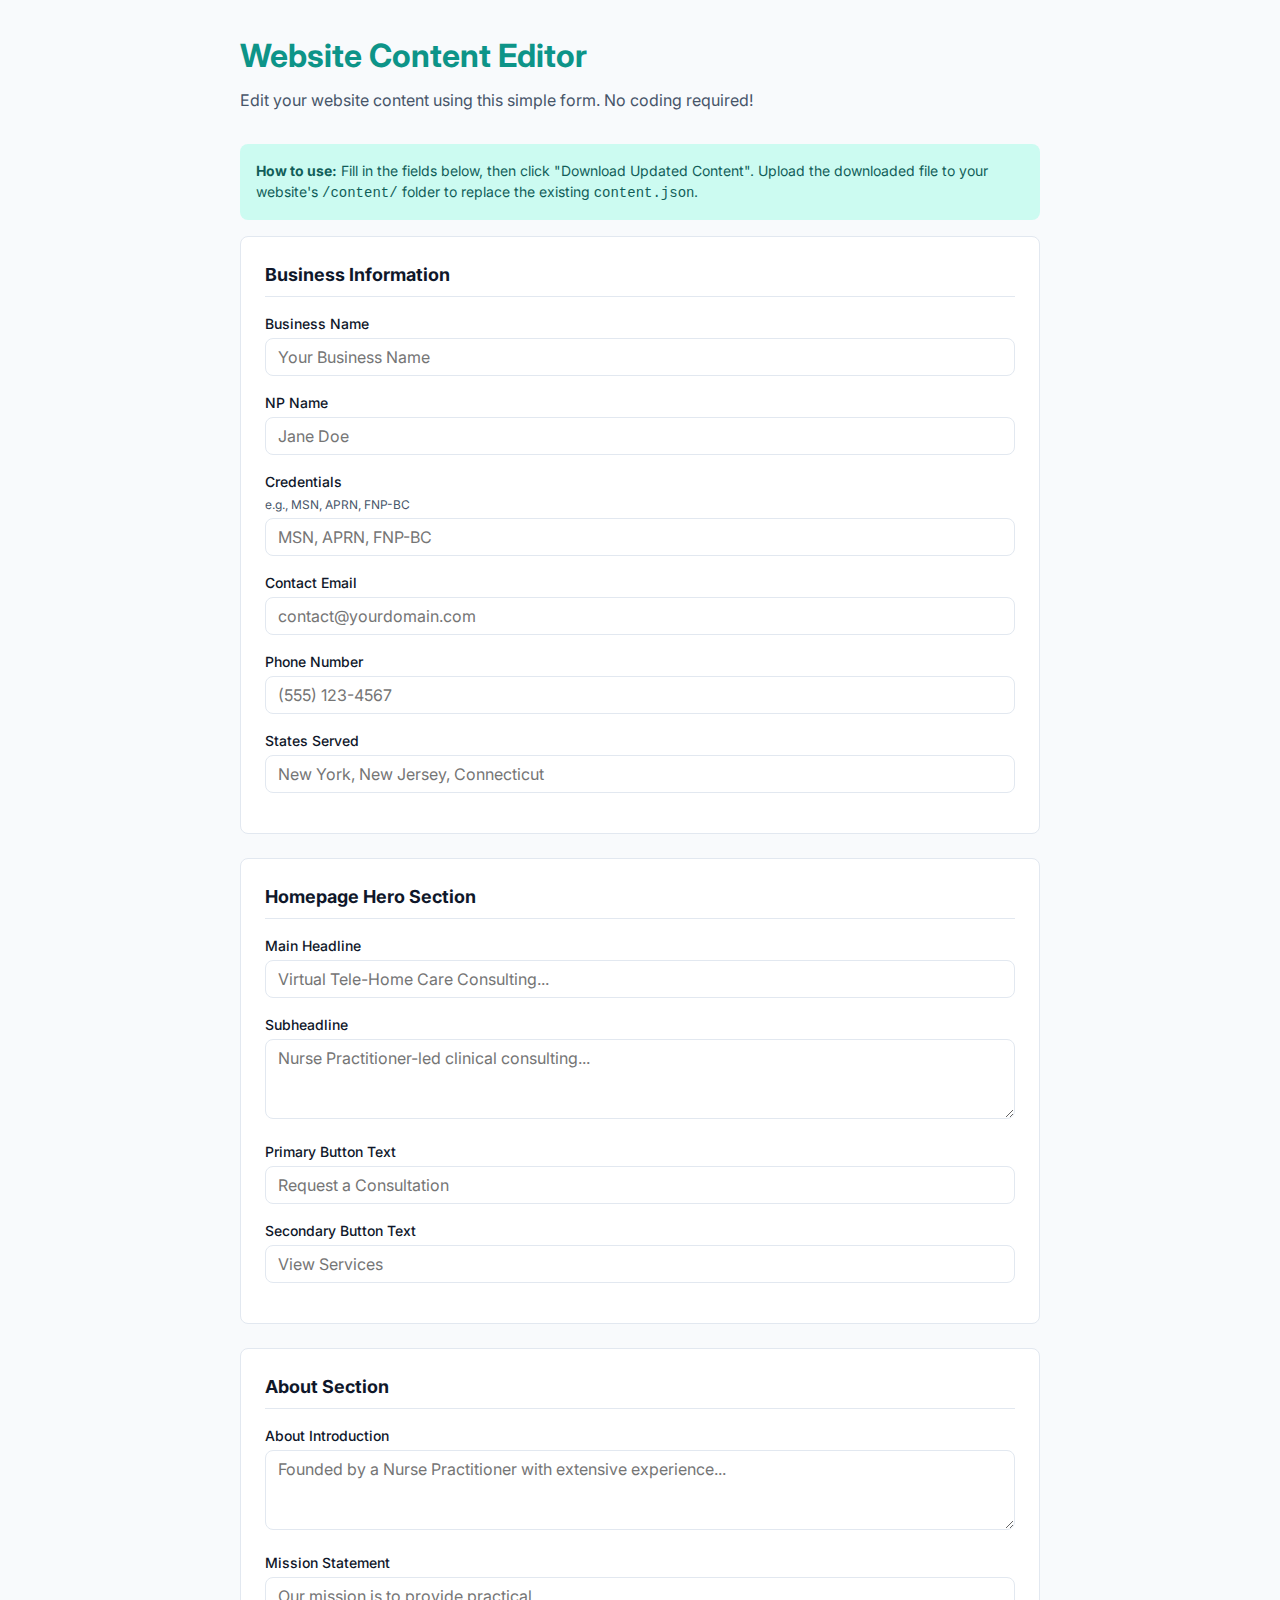
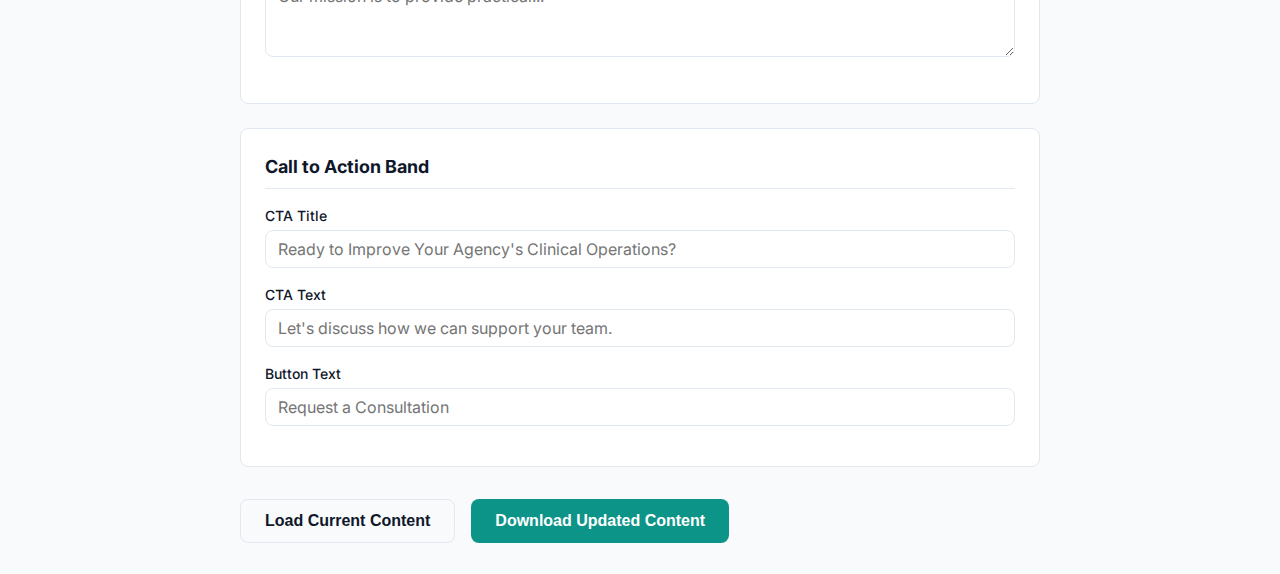
<file: public/edit-content.html>
<!DOCTYPE html>
<html lang="en">

<head>
    <meta charset="UTF-8">
    <meta name="viewport" content="width=device-width, initial-scale=1.0">
    <title>Content Editor - NP Consulting Website</title>
    <link rel="preconnect" href="https://fonts.googleapis.com">
    <link rel="preconnect" href="https://fonts.gstatic.com" crossorigin>
    <link href="https://fonts.googleapis.com/css2?family=Inter:wght@400;500;600;700&display=swap" rel="stylesheet">
    <style>
        :root {
            --primary: #0d9488;
            --primary-light: #ccfbf1;
            --text: #0f172a;
            --text-secondary: #475569;
            --border: #e2e8f0;
            --bg: #f8fafc;
            --white: #ffffff;
            --radius: 8px;
        }

        * {
            box-sizing: border-box;
            margin: 0;
            padding: 0;
        }

        body {
            font-family: 'Inter', -apple-system, sans-serif;
            background: var(--bg);
            color: var(--text);
            line-height: 1.5;
            padding: 2rem;
        }

        .container {
            max-width: 800px;
            margin: 0 auto;
        }

        h1 {
            margin-bottom: 0.5rem;
            color: var(--primary);
        }

        .subtitle {
            color: var(--text-secondary);
            margin-bottom: 2rem;
        }

        .card {
            background: var(--white);
            border-radius: var(--radius);
            padding: 1.5rem;
            margin-bottom: 1.5rem;
            border: 1px solid var(--border);
        }

        .card h2 {
            font-size: 1.125rem;
            margin-bottom: 1rem;
            padding-bottom: 0.5rem;
            border-bottom: 1px solid var(--border);
        }

        .form-group {
            margin-bottom: 1rem;
        }

        label {
            display: block;
            font-size: 0.875rem;
            font-weight: 500;
            margin-bottom: 0.25rem;
        }

        .hint {
            font-size: 0.75rem;
            color: var(--text-secondary);
            margin-bottom: 0.25rem;
        }

        input,
        textarea {
            width: 100%;
            padding: 0.5rem 0.75rem;
            font-size: 1rem;
            border: 1px solid var(--border);
            border-radius: var(--radius);
            font-family: inherit;
        }

        input:focus,
        textarea:focus {
            outline: none;
            border-color: var(--primary);
            box-shadow: 0 0 0 3px rgba(13, 148, 136, 0.1);
        }

        textarea {
            min-height: 80px;
            resize: vertical;
        }

        .btn {
            display: inline-flex;
            align-items: center;
            gap: 0.5rem;
            padding: 0.75rem 1.5rem;
            font-size: 1rem;
            font-weight: 600;
            border: none;
            border-radius: var(--radius);
            cursor: pointer;
            transition: all 0.2s;
        }

        .btn-primary {
            background: var(--primary);
            color: white;
        }

        .btn-primary:hover {
            background: #0f766e;
        }

        .btn-secondary {
            background: var(--bg);
            color: var(--text);
            border: 1px solid var(--border);
        }

        .actions {
            display: flex;
            gap: 1rem;
            margin-top: 2rem;
        }

        .alert {
            padding: 1rem;
            border-radius: var(--radius);
            margin-bottom: 1rem;
            font-size: 0.875rem;
        }

        .alert-info {
            background: var(--primary-light);
            color: #115e59;
        }

        .alert-success {
            background: #dcfce7;
            color: #166534;
        }

        #status {
            display: none;
        }

        #status.show {
            display: block;
        }
    </style>
</head>

<body>
    <div class="container">
        <h1>Website Content Editor</h1>
        <p class="subtitle">Edit your website content using this simple form. No coding required!</p>

        <div class="alert alert-info">
            <strong>How to use:</strong> Fill in the fields below, then click "Download Updated Content".
            Upload the downloaded file to your website's <code>/content/</code> folder to replace the existing
            <code>content.json</code>.
        </div>

        <div id="status" class="alert alert-success"></div>

        <form id="editor-form">

            <!-- Business Information -->
            <div class="card">
                <h2>Business Information</h2>

                <div class="form-group">
                    <label for="business-name">Business Name</label>
                    <input type="text" id="business-name" data-path="business.name" placeholder="Your Business Name">
                </div>

                <div class="form-group">
                    <label for="np-name">NP Name</label>
                    <input type="text" id="np-name" data-path="business.npName" placeholder="Jane Doe">
                </div>

                <div class="form-group">
                    <label for="credentials">Credentials</label>
                    <p class="hint">e.g., MSN, APRN, FNP-BC</p>
                    <input type="text" id="credentials" data-path="business.credentials"
                        placeholder="MSN, APRN, FNP-BC">
                </div>

                <div class="form-group">
                    <label for="email">Contact Email</label>
                    <input type="email" id="email" data-path="business.email" placeholder="contact@yourdomain.com">
                </div>

                <div class="form-group">
                    <label for="phone">Phone Number</label>
                    <input type="tel" id="phone" data-path="business.phone" placeholder="(555) 123-4567">
                </div>

                <div class="form-group">
                    <label for="states">States Served</label>
                    <input type="text" id="states" data-path="business.statesServed"
                        placeholder="New York, New Jersey, Connecticut">
                </div>
            </div>

            <!-- Hero Section -->
            <div class="card">
                <h2>Homepage Hero Section</h2>

                <div class="form-group">
                    <label for="hero-headline">Main Headline</label>
                    <input type="text" id="hero-headline" data-path="hero.headline"
                        placeholder="Virtual Tele-Home Care Consulting...">
                </div>

                <div class="form-group">
                    <label for="hero-subheadline">Subheadline</label>
                    <textarea id="hero-subheadline" data-path="hero.subheadline"
                        placeholder="Nurse Practitioner-led clinical consulting..."></textarea>
                </div>

                <div class="form-group">
                    <label for="cta-primary">Primary Button Text</label>
                    <input type="text" id="cta-primary" data-path="hero.ctaPrimary"
                        placeholder="Request a Consultation">
                </div>

                <div class="form-group">
                    <label for="cta-secondary">Secondary Button Text</label>
                    <input type="text" id="cta-secondary" data-path="hero.ctaSecondary" placeholder="View Services">
                </div>
            </div>

            <!-- About Section -->
            <div class="card">
                <h2>About Section</h2>

                <div class="form-group">
                    <label for="about-intro">About Introduction</label>
                    <textarea id="about-intro" data-path="about.intro"
                        placeholder="Founded by a Nurse Practitioner with extensive experience..."></textarea>
                </div>

                <div class="form-group">
                    <label for="about-mission">Mission Statement</label>
                    <textarea id="about-mission" data-path="about.mission"
                        placeholder="Our mission is to provide practical..."></textarea>
                </div>
            </div>

            <!-- CTA Band -->
            <div class="card">
                <h2>Call to Action Band</h2>

                <div class="form-group">
                    <label for="cta-title">CTA Title</label>
                    <input type="text" id="cta-title" data-path="ctaBand.title"
                        placeholder="Ready to Improve Your Agency's Clinical Operations?">
                </div>

                <div class="form-group">
                    <label for="cta-text">CTA Text</label>
                    <input type="text" id="cta-text" data-path="ctaBand.text"
                        placeholder="Let's discuss how we can support your team.">
                </div>

                <div class="form-group">
                    <label for="cta-button">Button Text</label>
                    <input type="text" id="cta-button" data-path="ctaBand.buttonText"
                        placeholder="Request a Consultation">
                </div>
            </div>

            <div class="actions">
                <button type="button" id="load-btn" class="btn btn-secondary">Load Current Content</button>
                <button type="button" id="download-btn" class="btn btn-primary">Download Updated Content</button>
            </div>

        </form>
    </div>

    <script>
        let contentData = null;

        // Load current content
        document.getElementById('load-btn').addEventListener('click', async function () {
            try {
                const response = await fetch('content/content.json');
                contentData = await response.json();

                // Populate form fields
                document.querySelectorAll('[data-path]').forEach(field => {
                    const path = field.dataset.path;
                    const value = getNestedValue(contentData, path);
                    if (value) {
                        field.value = value;
                    }
                });

                showStatus('Content loaded successfully!');
            } catch (error) {
                alert('Error loading content. Make sure content.json exists.');
            }
        });

        // Download updated content
        document.getElementById('download-btn').addEventListener('click', function () {
            if (!contentData) {
                // Load the default structure
                fetch('content/content.json')
                    .then(r => r.json())
                    .then(data => {
                        contentData = data;
                        updateAndDownload();
                    })
                    .catch(() => {
                        alert('Please load current content first.');
                    });
            } else {
                updateAndDownload();
            }
        });

        function updateAndDownload() {
            // Update content with form values
            document.querySelectorAll('[data-path]').forEach(field => {
                const path = field.dataset.path;
                if (field.value) {
                    setNestedValue(contentData, path, field.value);
                }
            });

            // Create and download file
            const blob = new Blob([JSON.stringify(contentData, null, 2)], { type: 'application/json' });
            const url = URL.createObjectURL(blob);
            const a = document.createElement('a');
            a.href = url;
            a.download = 'content.json';
            document.body.appendChild(a);
            a.click();
            document.body.removeChild(a);
            URL.revokeObjectURL(url);

            showStatus('Content downloaded! Upload it to your website to apply changes.');
        }

        function getNestedValue(obj, path) {
            return path.split('.').reduce((o, k) => o && o[k], obj);
        }

        function setNestedValue(obj, path, value) {
            const keys = path.split('.');
            const last = keys.pop();
            const target = keys.reduce((o, k) => o[k] = o[k] || {}, obj);
            target[last] = value;
        }

        function showStatus(message) {
            const status = document.getElementById('status');
            status.textContent = message;
            status.classList.add('show');
            setTimeout(() => status.classList.remove('show'), 5000);
        }
    </script>
</body>

</html>
</file>
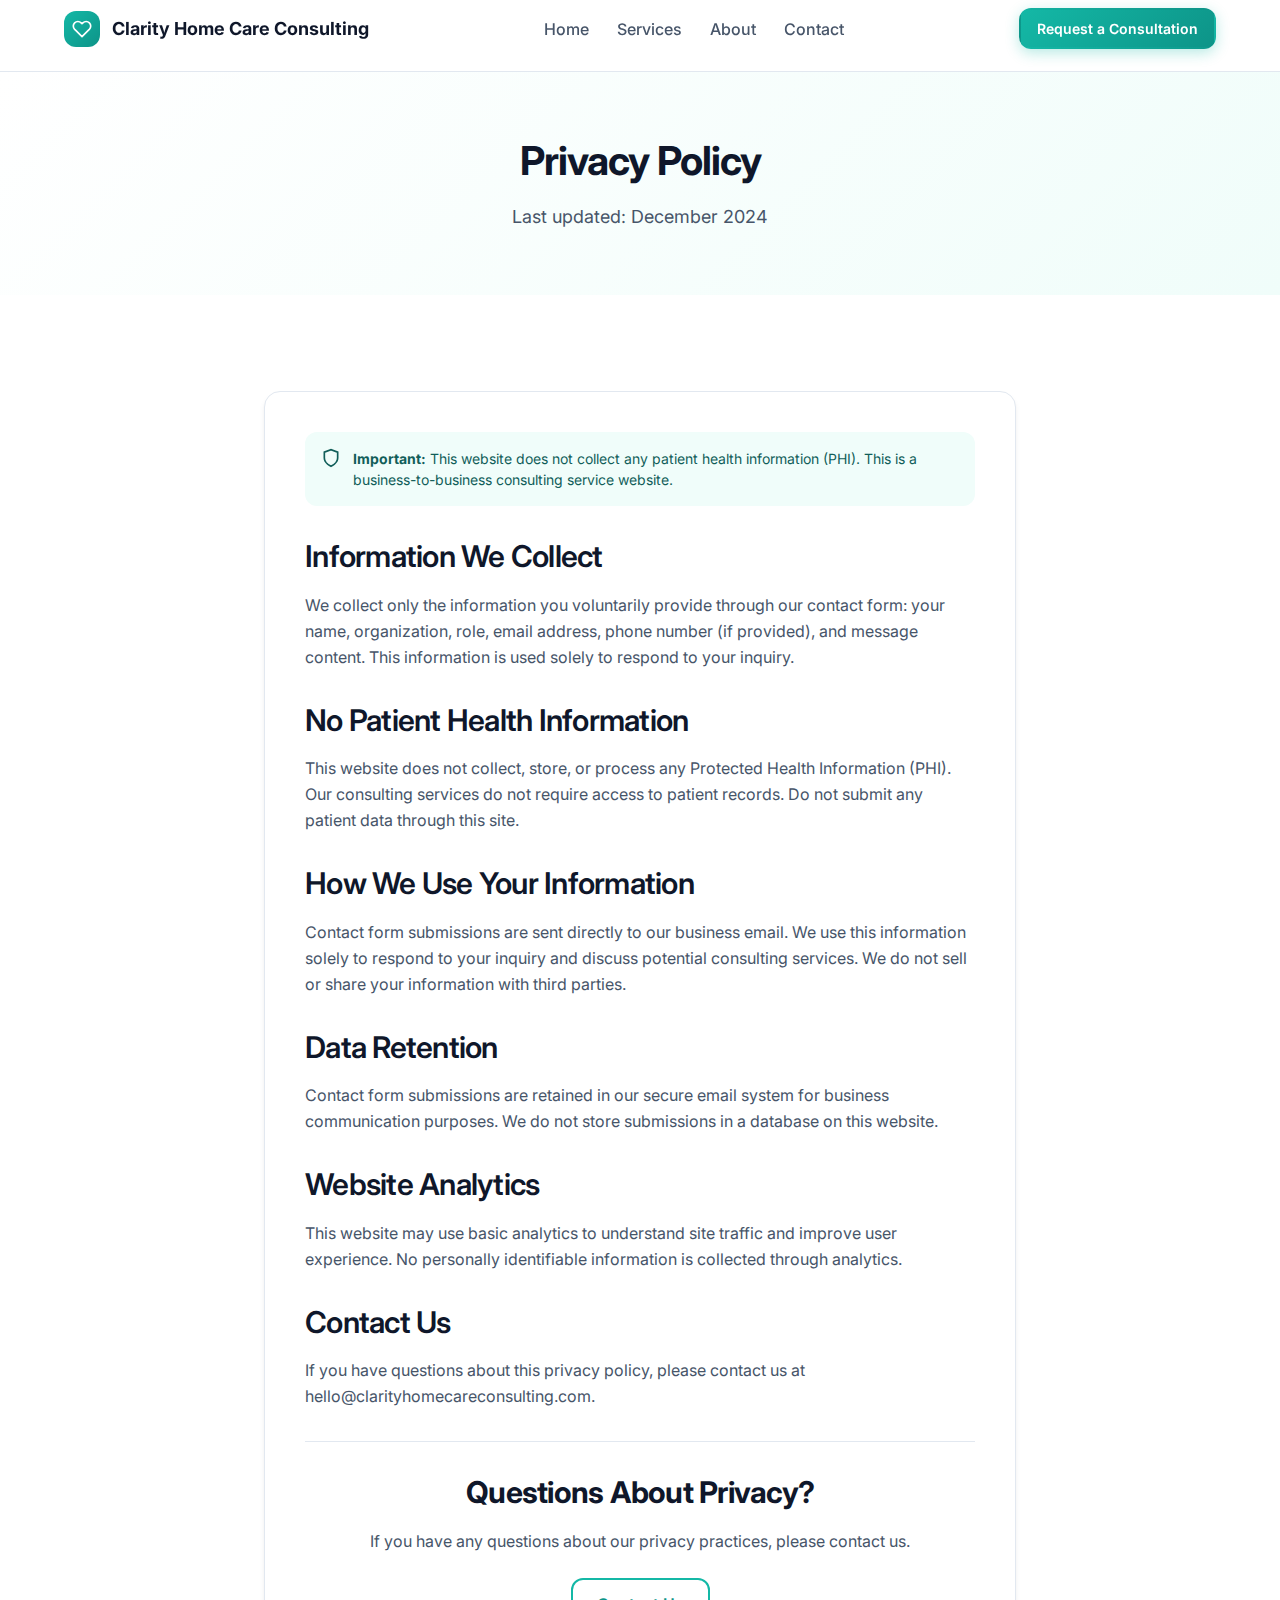
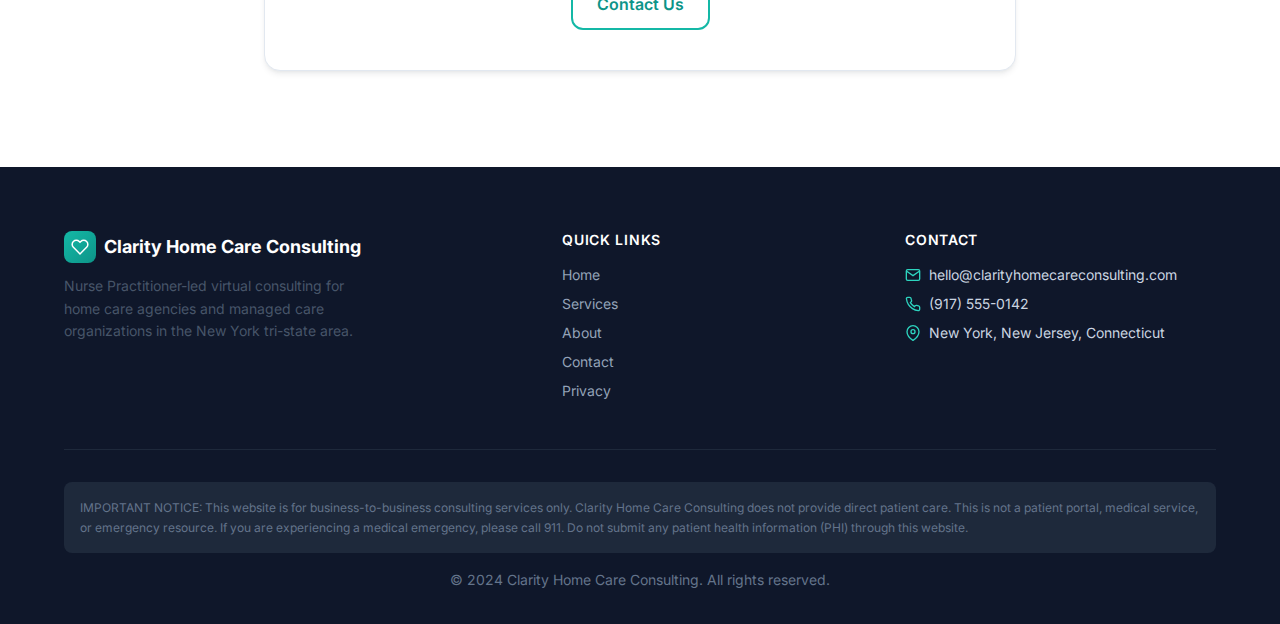
<file: public/privacy.html>
<!DOCTYPE html>
<html lang="en">

<head>
    <meta charset="UTF-8">
    <meta name="viewport" content="width=device-width, initial-scale=1.0">
    <meta name="description"
        content="Privacy policy. Learn how we handle contact form submissions and your information.">

    <!-- Open Graph -->
    <meta property="og:type" content="website">
    <meta property="og:title" content="Privacy Policy">
    <meta property="og:description"
        content="Privacy policy. Learn how we handle contact form submissions and your information.">

    <title>Privacy Policy | Virtual Tele-Home Care Consulting</title>

    <!-- Fonts -->
    <link rel="preconnect" href="https://fonts.googleapis.com">
    <link rel="preconnect" href="https://fonts.gstatic.com" crossorigin>
    <link href="https://fonts.googleapis.com/css2?family=Inter:wght@400;500;600;700&display=swap" rel="stylesheet">

    <!-- Styles -->
    <link rel="stylesheet" href="assets/css/variables.css">
    <link rel="stylesheet" href="assets/css/base.css">
    <link rel="stylesheet" href="assets/css/components.css">
    <link rel="stylesheet" href="assets/css/main.css">
</head>

<body>
    <!-- Skip Link -->
    <a href="#main-content" class="skip-link">Skip to main content</a>

    <!-- Header -->
    <header class="header">
        <div class="container">
            <div class="header-inner">
                <a href="index.html" class="header-logo">
                    <div class="header-logo-icon">
                        <svg xmlns="http://www.w3.org/2000/svg" width="20" height="20" viewBox="0 0 24 24" fill="none"
                            stroke="currentColor" stroke-width="2" stroke-linecap="round" stroke-linejoin="round">
                            <path
                                d="M20.84 4.61a5.5 5.5 0 0 0-7.78 0L12 5.67l-1.06-1.06a5.5 5.5 0 0 0-7.78 7.78l1.06 1.06L12 21.23l7.78-7.78 1.06-1.06a5.5 5.5 0 0 0 0-7.78z">
                            </path>
                        </svg>
                    </div>
                    <span data-content="business.name">[Business Name]</span>
                </a>

                <nav class="header-nav" aria-label="Main navigation">
                    <a href="index.html" class="nav-link">Home</a>
                    <a href="services.html" class="nav-link">Services</a>
                    <a href="about.html" class="nav-link">About</a>
                    <a href="contact.html" class="nav-link">Contact</a>
                </nav>

                <a href="contact.html" class="btn btn-primary btn-sm header-cta">
                    Request a Consultation
                </a>

                <button class="mobile-menu-btn" id="mobile-menu-btn" aria-label="Toggle menu" aria-expanded="false">
                    <svg xmlns="http://www.w3.org/2000/svg" width="24" height="24" viewBox="0 0 24 24" fill="none"
                        stroke="currentColor" stroke-width="2" stroke-linecap="round" stroke-linejoin="round">
                        <line x1="3" y1="12" x2="21" y2="12"></line>
                        <line x1="3" y1="6" x2="21" y2="6"></line>
                        <line x1="3" y1="18" x2="21" y2="18"></line>
                    </svg>
                </button>
            </div>
        </div>
    </header>

    <!-- Mobile Menu -->
    <div class="mobile-menu" id="mobile-menu">
        <nav class="mobile-menu-nav" aria-label="Mobile navigation">
            <a href="index.html" class="mobile-menu-link">Home</a>
            <a href="services.html" class="mobile-menu-link">Services</a>
            <a href="about.html" class="mobile-menu-link">About</a>
            <a href="contact.html" class="mobile-menu-link">Contact</a>
        </nav>
        <a href="contact.html" class="btn btn-primary btn-lg" style="width: 100%;">Request a Consultation</a>
    </div>

    <!-- Main Content -->
    <main id="main-content">

        <!-- Page Header -->
        <section class="page-header">
            <div class="container">
                <h1 class="page-title" data-content="privacy.title">Privacy Policy</h1>
                <p class="page-description">Last updated: December 2024</p>
            </div>
        </section>

        <!-- Privacy Content -->
        <section class="section">
            <div class="container container-narrow">
                <div class="card" style="padding: var(--space-10);">

                    <!-- Important Notice -->
                    <div class="alert mb-8"
                        style="background: var(--color-primary-50); border-color: var(--color-primary-200); color: var(--color-primary-800);">
                        <svg xmlns="http://www.w3.org/2000/svg" width="24" height="24" viewBox="0 0 24 24" fill="none"
                            stroke="currentColor" stroke-width="2" class="alert-icon">
                            <path d="M12 22s8-4 8-10V5l-8-3-8 3v7c0 6 8 10 8 10z"></path>
                        </svg>
                        <div>
                            <strong>Important:</strong> This website does not collect any patient health information
                            (PHI). This is a business-to-business consulting service website.
                        </div>
                    </div>

                    <!-- Privacy Sections -->
                    <div id="privacy-sections">
                        <!-- Populated by content-loader.js -->
                    </div>

                    <!-- Contact for Privacy -->
                    <div class="divider"></div>

                    <div class="text-center">
                        <h2 class="h4 mb-4">Questions About Privacy?</h2>
                        <p class="text-secondary mb-6">If you have any questions about our privacy practices, please
                            contact us.</p>
                        <a href="contact.html" class="btn btn-secondary">Contact Us</a>
                    </div>

                </div>
            </div>
        </section>

    </main>

    <!-- Footer -->
    <footer class="footer">
        <div class="container">
            <div class="footer-grid">
                <div>
                    <div class="footer-brand">
                        <div class="footer-brand-name">
                            <div class="footer-brand-icon">
                                <svg xmlns="http://www.w3.org/2000/svg" width="18" height="18" viewBox="0 0 24 24"
                                    fill="none" stroke="currentColor" stroke-width="2">
                                    <path
                                        d="M20.84 4.61a5.5 5.5 0 0 0-7.78 0L12 5.67l-1.06-1.06a5.5 5.5 0 0 0-7.78 7.78l1.06 1.06L12 21.23l7.78-7.78 1.06-1.06a5.5 5.5 0 0 0 0-7.78z">
                                    </path>
                                </svg>
                            </div>
                            <span data-content="business.name">[Business Name]</span>
                        </div>
                        <p class="footer-description" data-content="footer.description">Nurse Practitioner-led virtual
                            consulting for home care agencies and managed care organizations.</p>
                    </div>
                </div>

                <div>
                    <h3 class="footer-heading" data-content="footer.navigation.title">Quick Links</h3>
                    <div class="footer-links" id="footer-nav">
                        <!-- Populated by content-loader.js -->
                    </div>
                </div>

                <div>
                    <h3 class="footer-heading">Contact</h3>
                    <div class="footer-contact-item">
                        <svg xmlns="http://www.w3.org/2000/svg" width="16" height="16" viewBox="0 0 24 24" fill="none"
                            stroke="currentColor" stroke-width="2">
                            <path d="M4 4h16c1.1 0 2 .9 2 2v12c0 1.1-.9 2-2 2H4c-1.1 0-2-.9-2-2V6c0-1.1.9-2 2-2z">
                            </path>
                            <polyline points="22,6 12,13 2,6"></polyline>
                        </svg>
                        <span data-content="business.email">[Email]</span>
                    </div>
                    <div class="footer-contact-item">
                        <svg xmlns="http://www.w3.org/2000/svg" width="16" height="16" viewBox="0 0 24 24" fill="none"
                            stroke="currentColor" stroke-width="2">
                            <path
                                d="M22 16.92v3a2 2 0 0 1-2.18 2 19.79 19.79 0 0 1-8.63-3.07 19.5 19.5 0 0 1-6-6 19.79 19.79 0 0 1-3.07-8.67A2 2 0 0 1 4.11 2h3a2 2 0 0 1 2 1.72 12.84 12.84 0 0 0 .7 2.81 2 2 0 0 1-.45 2.11L8.09 9.91a16 16 0 0 0 6 6l1.27-1.27a2 2 0 0 1 2.11-.45 12.84 12.84 0 0 0 2.81.7A2 2 0 0 1 22 16.92z">
                            </path>
                        </svg>
                        <span data-content="business.phone">[Phone]</span>
                    </div>
                    <div class="footer-contact-item">
                        <svg xmlns="http://www.w3.org/2000/svg" width="16" height="16" viewBox="0 0 24 24" fill="none"
                            stroke="currentColor" stroke-width="2">
                            <path d="M21 10c0 7-9 13-9 13s-9-6-9-13a9 9 0 0 1 18 0z"></path>
                            <circle cx="12" cy="10" r="3"></circle>
                        </svg>
                        <span data-content="business.statesServed">[States Served]</span>
                    </div>
                </div>
            </div>

            <div class="footer-bottom">
                <div class="footer-disclaimer" data-content="footer.disclaimer">
                    IMPORTANT NOTICE: This website is for business-to-business consulting services only. This is not a
                    patient portal, medical service, or emergency resource. If you are experiencing a medical emergency,
                    please call 911. Do not submit any patient health information (PHI) through this website.
                </div>
                <p class="footer-copyright" data-content="footer.copyright">© 2024 [Business Name]. All rights reserved.
                </p>
            </div>
        </div>
    </footer>

    <!-- Scripts -->
    <script src="assets/js/content-loader.js"></script>
    <script src="assets/js/animations.js"></script>
</body>

</html>
</file>
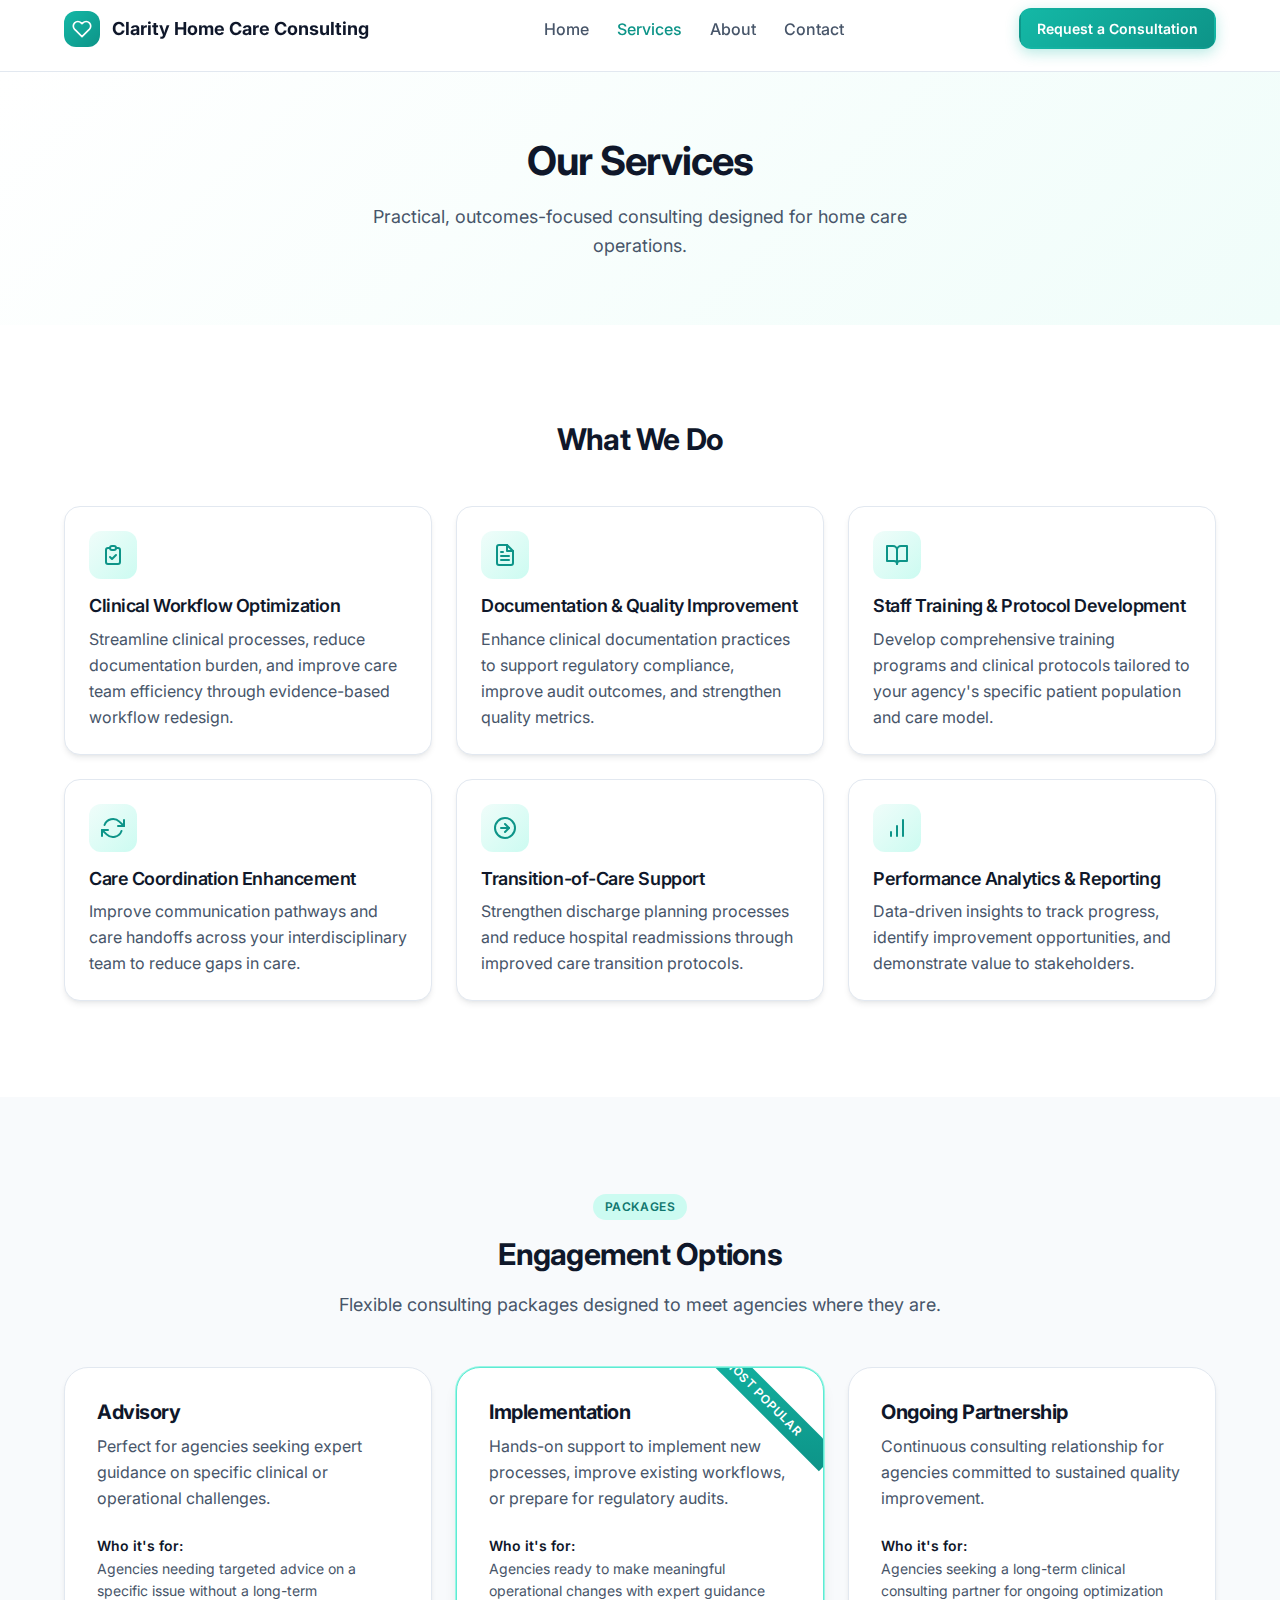
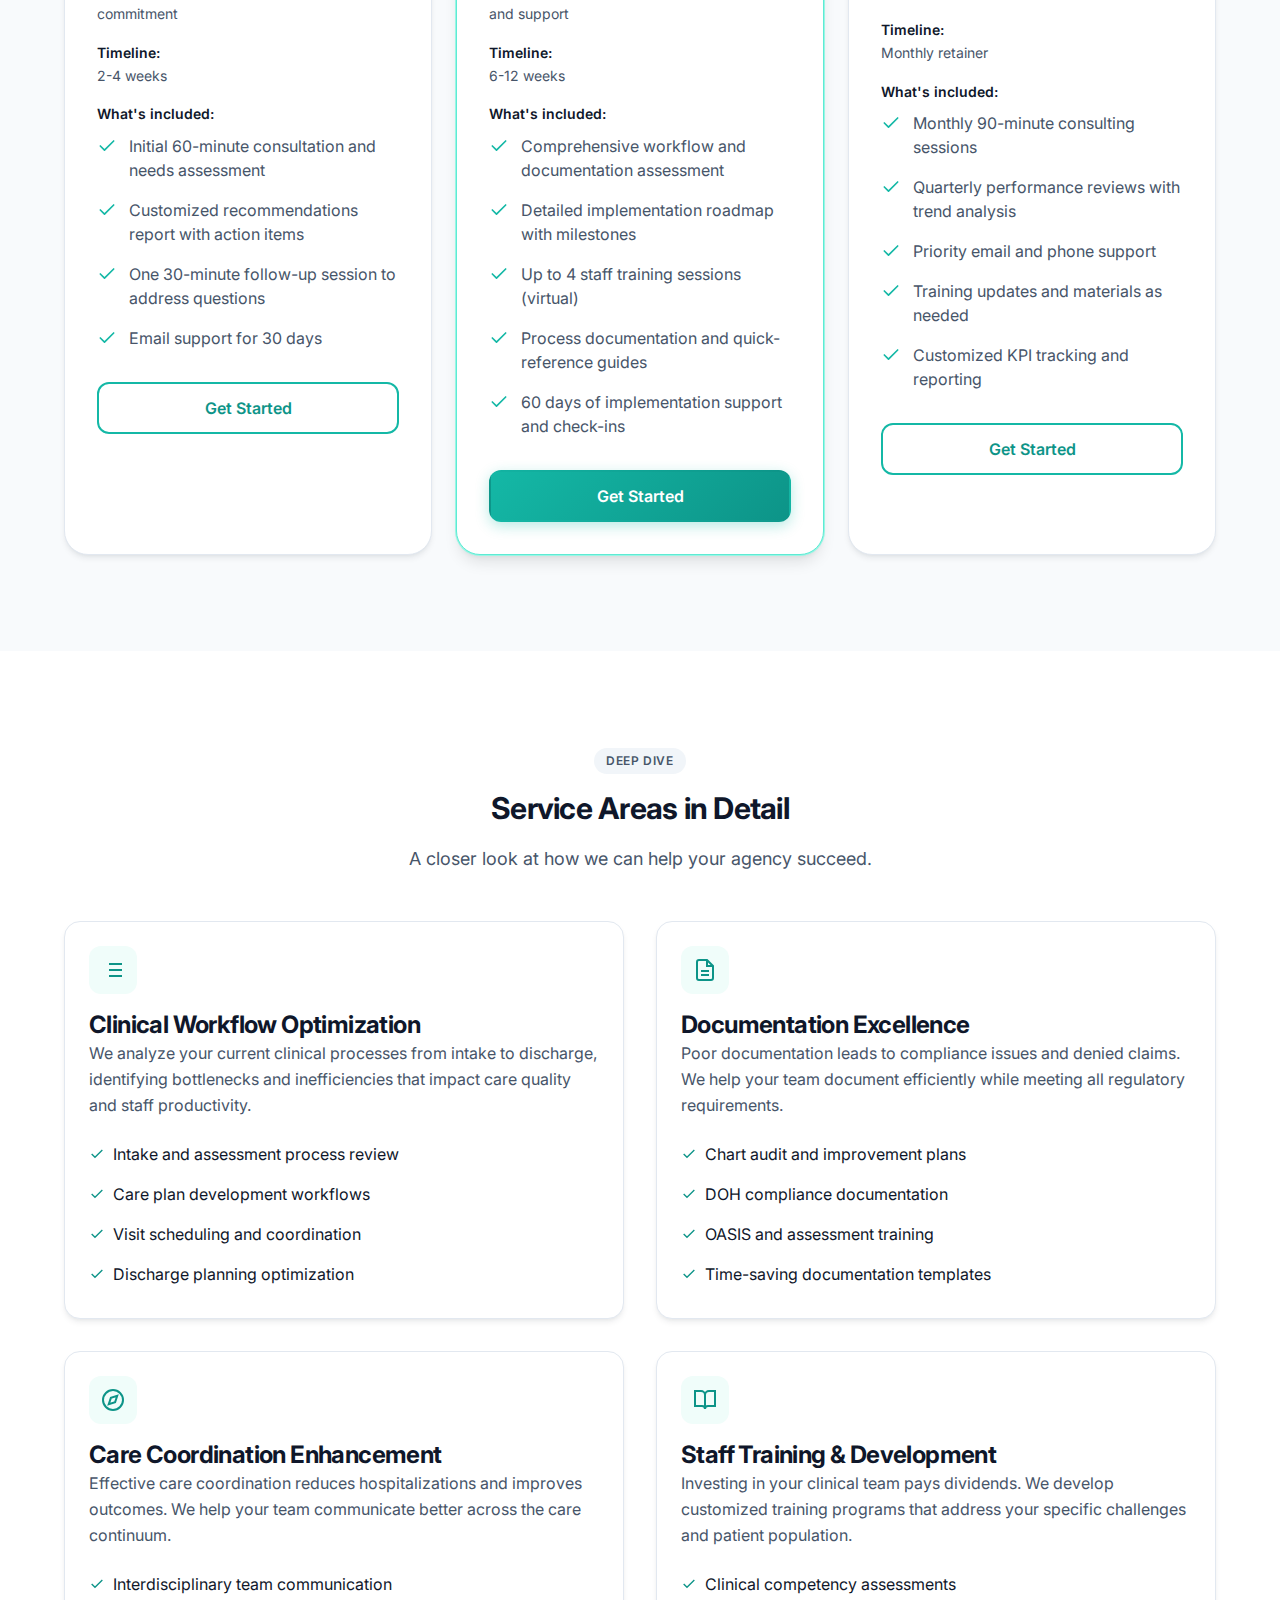
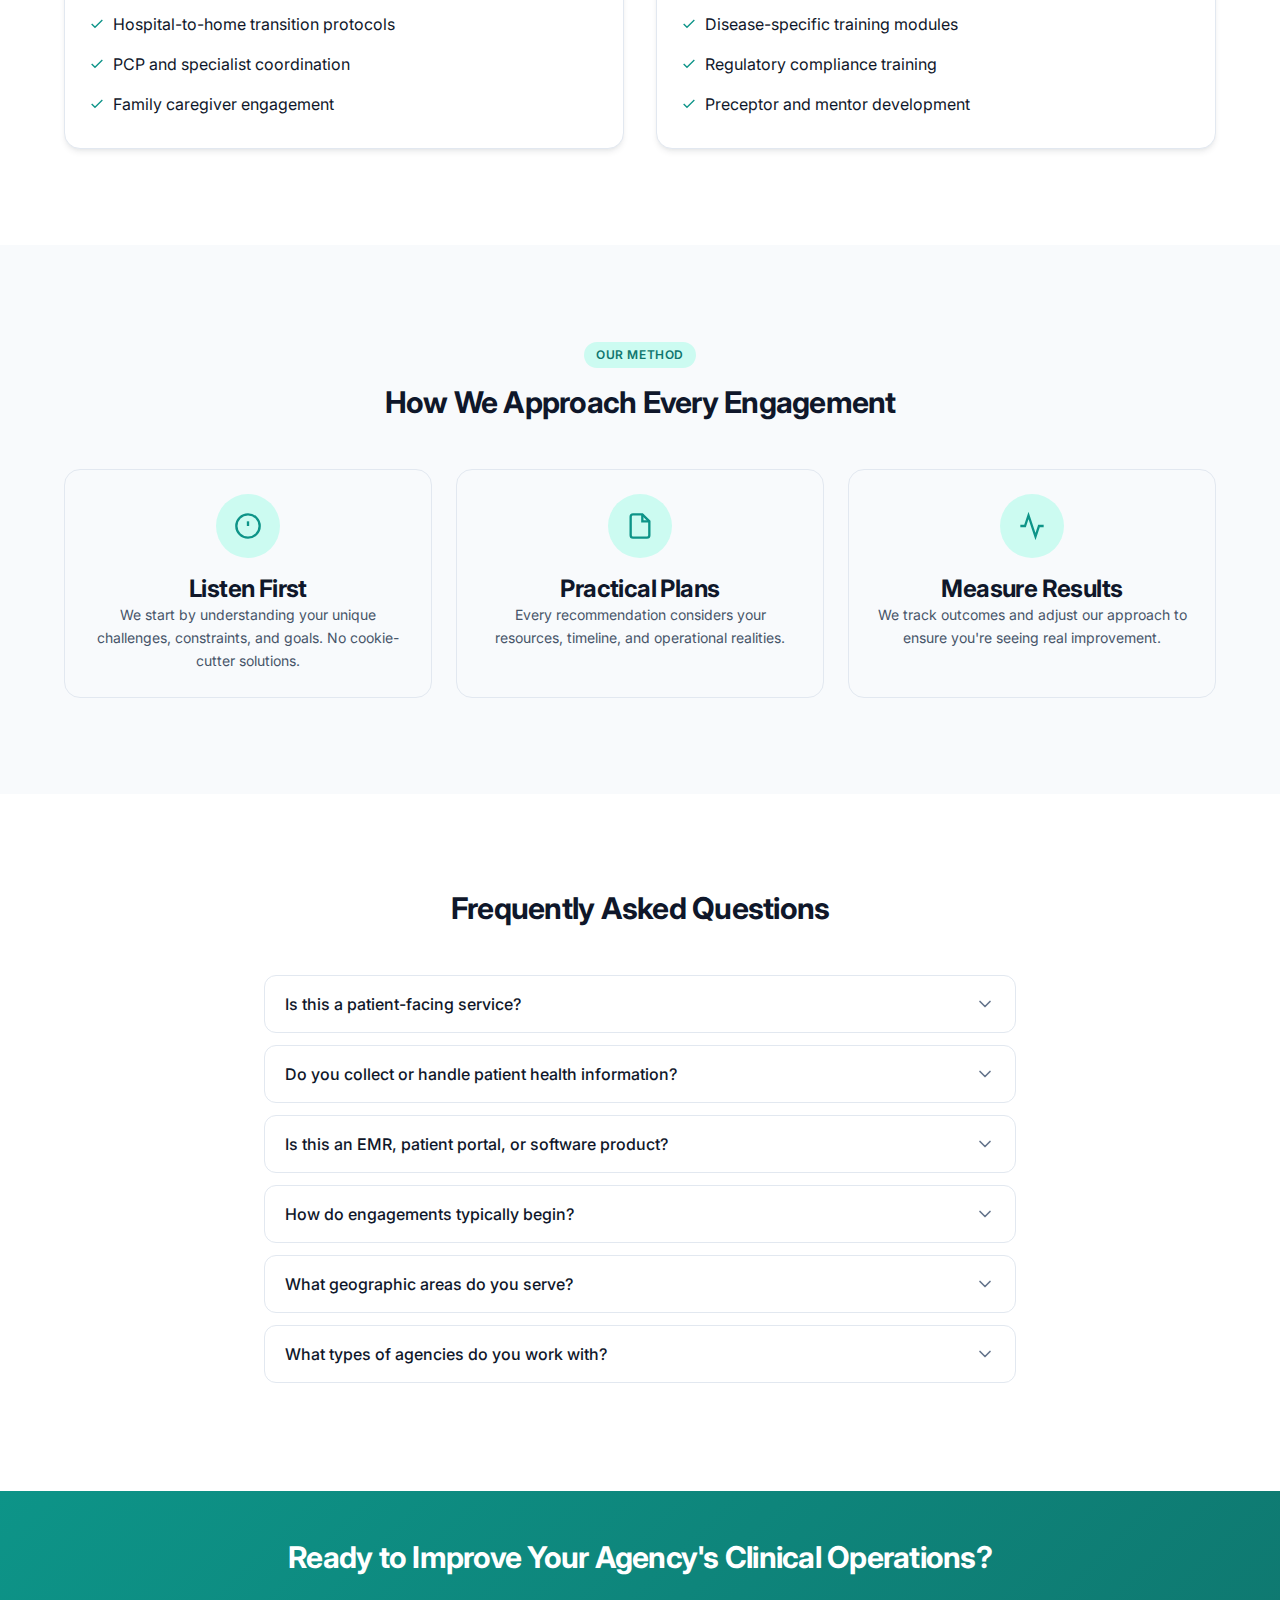
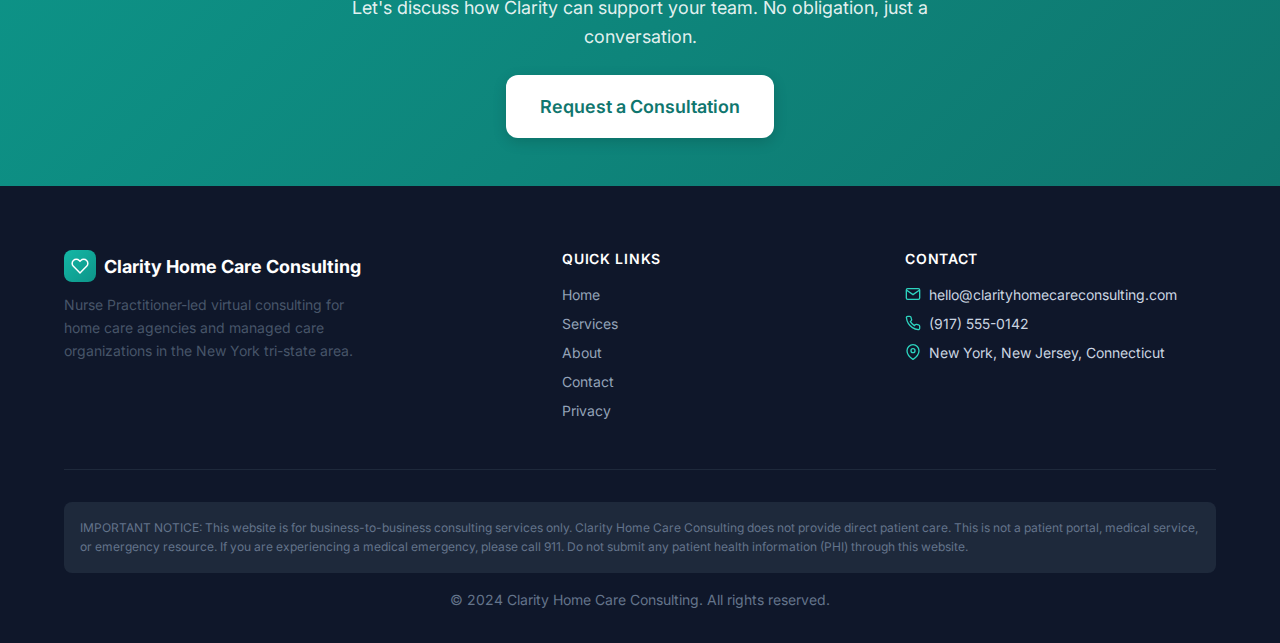
<file: public/services.html>
<!DOCTYPE html>
<html lang="en">

<head>
    <meta charset="UTF-8">
    <meta name="viewport" content="width=device-width, initial-scale=1.0">
    <meta name="description"
        content="Clinical workflow support, documentation improvement, training, and care coordination consulting for home care agencies and managed care.">

    <!-- Open Graph -->
    <meta property="og:type" content="website">
    <meta property="og:title" content="Our Services">
    <meta property="og:description"
        content="Clinical workflow support, documentation improvement, training, and care coordination consulting.">

    <title>Our Services | Clarity Home Care Consulting</title>

    <!-- Fonts -->
    <link rel="preconnect" href="https://fonts.googleapis.com">
    <link rel="preconnect" href="https://fonts.gstatic.com" crossorigin>
    <link href="https://fonts.googleapis.com/css2?family=Inter:wght@400;500;600;700&display=swap" rel="stylesheet">

    <!-- Styles -->
    <link rel="stylesheet" href="assets/css/variables.css">
    <link rel="stylesheet" href="assets/css/base.css">
    <link rel="stylesheet" href="assets/css/components.css">
    <link rel="stylesheet" href="assets/css/main.css">
</head>

<body>
    <!-- Skip Link -->
    <a href="#main-content" class="skip-link">Skip to main content</a>

    <!-- Header -->
    <header class="header">
        <div class="container">
            <div class="header-inner">
                <a href="index.html" class="header-logo">
                    <div class="header-logo-icon">
                        <svg xmlns="http://www.w3.org/2000/svg" width="20" height="20" viewBox="0 0 24 24" fill="none"
                            stroke="currentColor" stroke-width="2" stroke-linecap="round" stroke-linejoin="round">
                            <path
                                d="M20.84 4.61a5.5 5.5 0 0 0-7.78 0L12 5.67l-1.06-1.06a5.5 5.5 0 0 0-7.78 7.78l1.06 1.06L12 21.23l7.78-7.78 1.06-1.06a5.5 5.5 0 0 0 0-7.78z">
                            </path>
                        </svg>
                    </div>
                    <span data-content="business.name">Clarity Home Care Consulting</span>
                </a>

                <nav class="header-nav" aria-label="Main navigation">
                    <a href="index.html" class="nav-link">Home</a>
                    <a href="services.html" class="nav-link active">Services</a>
                    <a href="about.html" class="nav-link">About</a>
                    <a href="contact.html" class="nav-link">Contact</a>
                </nav>

                <a href="contact.html" class="btn btn-primary btn-sm header-cta">
                    Request a Consultation
                </a>

                <button class="mobile-menu-btn" id="mobile-menu-btn" aria-label="Toggle menu" aria-expanded="false">
                    <svg xmlns="http://www.w3.org/2000/svg" width="24" height="24" viewBox="0 0 24 24" fill="none"
                        stroke="currentColor" stroke-width="2" stroke-linecap="round" stroke-linejoin="round">
                        <line x1="3" y1="12" x2="21" y2="12"></line>
                        <line x1="3" y1="6" x2="21" y2="6"></line>
                        <line x1="3" y1="18" x2="21" y2="18"></line>
                    </svg>
                </button>
            </div>
        </div>
    </header>

    <!-- Mobile Menu -->
    <div class="mobile-menu" id="mobile-menu">
        <nav class="mobile-menu-nav" aria-label="Mobile navigation">
            <a href="index.html" class="mobile-menu-link">Home</a>
            <a href="services.html" class="mobile-menu-link">Services</a>
            <a href="about.html" class="mobile-menu-link">About</a>
            <a href="contact.html" class="mobile-menu-link">Contact</a>
        </nav>
        <a href="contact.html" class="btn btn-primary btn-lg" style="width: 100%;">Request a Consultation</a>
    </div>

    <!-- Main Content -->
    <main id="main-content">

        <!-- Page Header -->
        <section class="page-header">
            <div class="container">
                <h1 class="page-title">Our Services</h1>
                <p class="page-description" data-content="services.subtitle">Practical, outcomes-focused consulting
                    designed for home care operations.</p>
            </div>
        </section>

        <!-- Services Grid -->
        <section class="section">
            <div class="container">
                <div class="section-header">
                    <h2 class="section-title" data-content="services.title">What We Do</h2>
                </div>

                <div class="grid grid-3" id="services-grid">
                    <!-- Populated by content-loader.js -->
                </div>
            </div>
        </section>

        <!-- Engagement Packages -->
        <section class="section section-alt">
            <div class="container">
                <div class="section-header">
                    <span class="badge badge-primary section-badge">Packages</span>
                    <h2 class="section-title" data-content="packages.title">Engagement Options</h2>
                    <p class="section-description" data-content="packages.subtitle">Flexible consulting packages
                        designed to meet agencies where they are.</p>
                </div>

                <div class="grid grid-3" id="packages-grid">
                    <!-- Populated by content-loader.js -->
                </div>
            </div>
        </section>

        <!-- Detailed Service Areas -->
        <section class="section">
            <div class="container">
                <div class="section-header">
                    <span class="badge badge-neutral section-badge">Deep Dive</span>
                    <h2 class="section-title">Service Areas in Detail</h2>
                    <p class="section-description">A closer look at how we can help your agency succeed.</p>
                </div>

                <div class="grid grid-2" style="gap: var(--space-8);">
                    <!-- Clinical Workflows -->
                    <div class="card fade-in">
                        <div
                            style="background: var(--color-primary-50); color: var(--color-primary-600); width: 48px; height: 48px; border-radius: 12px; display: flex; align-items: center; justify-content: center; margin-bottom: var(--space-4);">
                            <svg xmlns="http://www.w3.org/2000/svg" width="24" height="24" viewBox="0 0 24 24"
                                fill="none" stroke="currentColor" stroke-width="2">
                                <path d="M8 6h13"></path>
                                <path d="M8 12h13"></path>
                                <path d="M8 18h13"></path>
                                <path d="M3 6h.01"></path>
                                <path d="M3 12h.01"></path>
                                <path d="M3 18h.01"></path>
                            </svg>
                        </div>
                        <h3 class="h4 mb-2">Clinical Workflow Optimization</h3>
                        <p class="text-secondary mb-4">We analyze your current clinical processes from intake to
                            discharge, identifying bottlenecks and inefficiencies that impact care quality and staff
                            productivity.</p>
                        <ul style="list-style: none; padding: 0; margin: 0;">
                            <li
                                style="padding: var(--space-2) 0; border-bottom: 1px solid var(--border-light); display: flex; align-items: center; gap: var(--space-2);">
                                <svg width="16" height="16" fill="none" stroke="var(--color-primary-600)"
                                    stroke-width="2" viewBox="0 0 24 24">
                                    <polyline points="20 6 9 17 4 12"></polyline>
                                </svg>
                                <span>Intake and assessment process review</span>
                            </li>
                            <li
                                style="padding: var(--space-2) 0; border-bottom: 1px solid var(--border-light); display: flex; align-items: center; gap: var(--space-2);">
                                <svg width="16" height="16" fill="none" stroke="var(--color-primary-600)"
                                    stroke-width="2" viewBox="0 0 24 24">
                                    <polyline points="20 6 9 17 4 12"></polyline>
                                </svg>
                                <span>Care plan development workflows</span>
                            </li>
                            <li
                                style="padding: var(--space-2) 0; border-bottom: 1px solid var(--border-light); display: flex; align-items: center; gap: var(--space-2);">
                                <svg width="16" height="16" fill="none" stroke="var(--color-primary-600)"
                                    stroke-width="2" viewBox="0 0 24 24">
                                    <polyline points="20 6 9 17 4 12"></polyline>
                                </svg>
                                <span>Visit scheduling and coordination</span>
                            </li>
                            <li
                                style="padding: var(--space-2) 0; display: flex; align-items: center; gap: var(--space-2);">
                                <svg width="16" height="16" fill="none" stroke="var(--color-primary-600)"
                                    stroke-width="2" viewBox="0 0 24 24">
                                    <polyline points="20 6 9 17 4 12"></polyline>
                                </svg>
                                <span>Discharge planning optimization</span>
                            </li>
                        </ul>
                    </div>

                    <!-- Documentation -->
                    <div class="card fade-in">
                        <div
                            style="background: var(--color-primary-50); color: var(--color-primary-600); width: 48px; height: 48px; border-radius: 12px; display: flex; align-items: center; justify-content: center; margin-bottom: var(--space-4);">
                            <svg xmlns="http://www.w3.org/2000/svg" width="24" height="24" viewBox="0 0 24 24"
                                fill="none" stroke="currentColor" stroke-width="2">
                                <path d="M14 2H6a2 2 0 0 0-2 2v16a2 2 0 0 0 2 2h12a2 2 0 0 0 2-2V8z"></path>
                                <polyline points="14 2 14 8 20 8"></polyline>
                                <line x1="16" y1="13" x2="8" y2="13"></line>
                                <line x1="16" y1="17" x2="8" y2="17"></line>
                            </svg>
                        </div>
                        <h3 class="h4 mb-2">Documentation Excellence</h3>
                        <p class="text-secondary mb-4">Poor documentation leads to compliance issues and denied claims.
                            We help your team document efficiently while meeting all regulatory requirements.</p>
                        <ul style="list-style: none; padding: 0; margin: 0;">
                            <li
                                style="padding: var(--space-2) 0; border-bottom: 1px solid var(--border-light); display: flex; align-items: center; gap: var(--space-2);">
                                <svg width="16" height="16" fill="none" stroke="var(--color-primary-600)"
                                    stroke-width="2" viewBox="0 0 24 24">
                                    <polyline points="20 6 9 17 4 12"></polyline>
                                </svg>
                                <span>Chart audit and improvement plans</span>
                            </li>
                            <li
                                style="padding: var(--space-2) 0; border-bottom: 1px solid var(--border-light); display: flex; align-items: center; gap: var(--space-2);">
                                <svg width="16" height="16" fill="none" stroke="var(--color-primary-600)"
                                    stroke-width="2" viewBox="0 0 24 24">
                                    <polyline points="20 6 9 17 4 12"></polyline>
                                </svg>
                                <span>DOH compliance documentation</span>
                            </li>
                            <li
                                style="padding: var(--space-2) 0; border-bottom: 1px solid var(--border-light); display: flex; align-items: center; gap: var(--space-2);">
                                <svg width="16" height="16" fill="none" stroke="var(--color-primary-600)"
                                    stroke-width="2" viewBox="0 0 24 24">
                                    <polyline points="20 6 9 17 4 12"></polyline>
                                </svg>
                                <span>OASIS and assessment training</span>
                            </li>
                            <li
                                style="padding: var(--space-2) 0; display: flex; align-items: center; gap: var(--space-2);">
                                <svg width="16" height="16" fill="none" stroke="var(--color-primary-600)"
                                    stroke-width="2" viewBox="0 0 24 24">
                                    <polyline points="20 6 9 17 4 12"></polyline>
                                </svg>
                                <span>Time-saving documentation templates</span>
                            </li>
                        </ul>
                    </div>

                    <!-- Care Coordination -->
                    <div class="card fade-in">
                        <div
                            style="background: var(--color-primary-50); color: var(--color-primary-600); width: 48px; height: 48px; border-radius: 12px; display: flex; align-items: center; justify-content: center; margin-bottom: var(--space-4);">
                            <svg xmlns="http://www.w3.org/2000/svg" width="24" height="24" viewBox="0 0 24 24"
                                fill="none" stroke="currentColor" stroke-width="2">
                                <circle cx="12" cy="12" r="10"></circle>
                                <polygon points="16.24 7.76 14.12 14.12 7.76 16.24 9.88 9.88 16.24 7.76"></polygon>
                            </svg>
                        </div>
                        <h3 class="h4 mb-2">Care Coordination Enhancement</h3>
                        <p class="text-secondary mb-4">Effective care coordination reduces hospitalizations and improves
                            outcomes. We help your team communicate better across the care continuum.</p>
                        <ul style="list-style: none; padding: 0; margin: 0;">
                            <li
                                style="padding: var(--space-2) 0; border-bottom: 1px solid var(--border-light); display: flex; align-items: center; gap: var(--space-2);">
                                <svg width="16" height="16" fill="none" stroke="var(--color-primary-600)"
                                    stroke-width="2" viewBox="0 0 24 24">
                                    <polyline points="20 6 9 17 4 12"></polyline>
                                </svg>
                                <span>Interdisciplinary team communication</span>
                            </li>
                            <li
                                style="padding: var(--space-2) 0; border-bottom: 1px solid var(--border-light); display: flex; align-items: center; gap: var(--space-2);">
                                <svg width="16" height="16" fill="none" stroke="var(--color-primary-600)"
                                    stroke-width="2" viewBox="0 0 24 24">
                                    <polyline points="20 6 9 17 4 12"></polyline>
                                </svg>
                                <span>Hospital-to-home transition protocols</span>
                            </li>
                            <li
                                style="padding: var(--space-2) 0; border-bottom: 1px solid var(--border-light); display: flex; align-items: center; gap: var(--space-2);">
                                <svg width="16" height="16" fill="none" stroke="var(--color-primary-600)"
                                    stroke-width="2" viewBox="0 0 24 24">
                                    <polyline points="20 6 9 17 4 12"></polyline>
                                </svg>
                                <span>PCP and specialist coordination</span>
                            </li>
                            <li
                                style="padding: var(--space-2) 0; display: flex; align-items: center; gap: var(--space-2);">
                                <svg width="16" height="16" fill="none" stroke="var(--color-primary-600)"
                                    stroke-width="2" viewBox="0 0 24 24">
                                    <polyline points="20 6 9 17 4 12"></polyline>
                                </svg>
                                <span>Family caregiver engagement</span>
                            </li>
                        </ul>
                    </div>

                    <!-- Training -->
                    <div class="card fade-in">
                        <div
                            style="background: var(--color-primary-50); color: var(--color-primary-600); width: 48px; height: 48px; border-radius: 12px; display: flex; align-items: center; justify-content: center; margin-bottom: var(--space-4);">
                            <svg xmlns="http://www.w3.org/2000/svg" width="24" height="24" viewBox="0 0 24 24"
                                fill="none" stroke="currentColor" stroke-width="2">
                                <path d="M2 3h6a4 4 0 0 1 4 4v14a3 3 0 0 0-3-3H2z"></path>
                                <path d="M22 3h-6a4 4 0 0 0-4 4v14a3 3 0 0 1 3-3h7z"></path>
                            </svg>
                        </div>
                        <h3 class="h4 mb-2">Staff Training & Development</h3>
                        <p class="text-secondary mb-4">Investing in your clinical team pays dividends. We develop
                            customized training programs that address your specific challenges and patient population.
                        </p>
                        <ul style="list-style: none; padding: 0; margin: 0;">
                            <li
                                style="padding: var(--space-2) 0; border-bottom: 1px solid var(--border-light); display: flex; align-items: center; gap: var(--space-2);">
                                <svg width="16" height="16" fill="none" stroke="var(--color-primary-600)"
                                    stroke-width="2" viewBox="0 0 24 24">
                                    <polyline points="20 6 9 17 4 12"></polyline>
                                </svg>
                                <span>Clinical competency assessments</span>
                            </li>
                            <li
                                style="padding: var(--space-2) 0; border-bottom: 1px solid var(--border-light); display: flex; align-items: center; gap: var(--space-2);">
                                <svg width="16" height="16" fill="none" stroke="var(--color-primary-600)"
                                    stroke-width="2" viewBox="0 0 24 24">
                                    <polyline points="20 6 9 17 4 12"></polyline>
                                </svg>
                                <span>Disease-specific training modules</span>
                            </li>
                            <li
                                style="padding: var(--space-2) 0; border-bottom: 1px solid var(--border-light); display: flex; align-items: center; gap: var(--space-2);">
                                <svg width="16" height="16" fill="none" stroke="var(--color-primary-600)"
                                    stroke-width="2" viewBox="0 0 24 24">
                                    <polyline points="20 6 9 17 4 12"></polyline>
                                </svg>
                                <span>Regulatory compliance training</span>
                            </li>
                            <li
                                style="padding: var(--space-2) 0; display: flex; align-items: center; gap: var(--space-2);">
                                <svg width="16" height="16" fill="none" stroke="var(--color-primary-600)"
                                    stroke-width="2" viewBox="0 0 24 24">
                                    <polyline points="20 6 9 17 4 12"></polyline>
                                </svg>
                                <span>Preceptor and mentor development</span>
                            </li>
                        </ul>
                    </div>
                </div>
            </div>
        </section>

        <!-- Our Approach -->
        <section class="section section-alt">
            <div class="container">
                <div class="section-header">
                    <span class="badge badge-primary section-badge">Our Method</span>
                    <h2 class="section-title">How We Approach Every Engagement</h2>
                </div>

                <div class="grid grid-3">
                    <div class="card card-flat text-center fade-in">
                        <div
                            style="width: 64px; height: 64px; background: var(--color-primary-100); border-radius: 50%; display: flex; align-items: center; justify-content: center; margin: 0 auto var(--space-4); color: var(--color-primary-600);">
                            <svg xmlns="http://www.w3.org/2000/svg" width="28" height="28" viewBox="0 0 24 24"
                                fill="none" stroke="currentColor" stroke-width="2">
                                <circle cx="12" cy="12" r="10"></circle>
                                <line x1="12" y1="8" x2="12" y2="12"></line>
                                <line x1="12" y1="16" x2="12.01" y2="16"></line>
                            </svg>
                        </div>
                        <h3 class="h5 mb-2">Listen First</h3>
                        <p class="text-secondary text-sm">We start by understanding your unique challenges, constraints,
                            and goals. No cookie-cutter solutions.</p>
                    </div>
                    <div class="card card-flat text-center fade-in">
                        <div
                            style="width: 64px; height: 64px; background: var(--color-primary-100); border-radius: 50%; display: flex; align-items: center; justify-content: center; margin: 0 auto var(--space-4); color: var(--color-primary-600);">
                            <svg xmlns="http://www.w3.org/2000/svg" width="28" height="28" viewBox="0 0 24 24"
                                fill="none" stroke="currentColor" stroke-width="2">
                                <path d="M14 2H6a2 2 0 0 0-2 2v16a2 2 0 0 0 2 2h12a2 2 0 0 0 2-2V8z"></path>
                                <polyline points="14 2 14 8 20 8"></polyline>
                            </svg>
                        </div>
                        <h3 class="h5 mb-2">Practical Plans</h3>
                        <p class="text-secondary text-sm">Every recommendation considers your resources, timeline, and
                            operational realities.</p>
                    </div>
                    <div class="card card-flat text-center fade-in">
                        <div
                            style="width: 64px; height: 64px; background: var(--color-primary-100); border-radius: 50%; display: flex; align-items: center; justify-content: center; margin: 0 auto var(--space-4); color: var(--color-primary-600);">
                            <svg xmlns="http://www.w3.org/2000/svg" width="28" height="28" viewBox="0 0 24 24"
                                fill="none" stroke="currentColor" stroke-width="2">
                                <polyline points="22 12 18 12 15 21 9 3 6 12 2 12"></polyline>
                            </svg>
                        </div>
                        <h3 class="h5 mb-2">Measure Results</h3>
                        <p class="text-secondary text-sm">We track outcomes and adjust our approach to ensure you're
                            seeing real improvement.</p>
                    </div>
                </div>
            </div>
        </section>

        <!-- FAQ Section -->
        <section class="section">
            <div class="container container-narrow">
                <div class="section-header">
                    <h2 class="section-title" data-content="faqs.title">Frequently Asked Questions</h2>
                </div>

                <div id="faq-container">
                    <!-- Populated by content-loader.js -->
                </div>
            </div>
        </section>

        <!-- CTA Band -->
        <section class="cta-band">
            <div class="container">
                <h2 class="cta-band-title" data-content="ctaBand.title">Ready to Improve Your Agency's Clinical
                    Operations?</h2>
                <p class="cta-band-text" data-content="ctaBand.text">Let's discuss how we can support your team.</p>
                <a href="contact.html" class="btn btn-primary btn-lg">
                    <span data-content="ctaBand.buttonText">Request a Consultation</span>
                </a>
            </div>
        </section>

    </main>

    <!-- Footer -->
    <footer class="footer">
        <div class="container">
            <div class="footer-grid">
                <div>
                    <div class="footer-brand">
                        <div class="footer-brand-name">
                            <div class="footer-brand-icon">
                                <svg xmlns="http://www.w3.org/2000/svg" width="18" height="18" viewBox="0 0 24 24"
                                    fill="none" stroke="currentColor" stroke-width="2">
                                    <path
                                        d="M20.84 4.61a5.5 5.5 0 0 0-7.78 0L12 5.67l-1.06-1.06a5.5 5.5 0 0 0-7.78 7.78l1.06 1.06L12 21.23l7.78-7.78 1.06-1.06a5.5 5.5 0 0 0 0-7.78z">
                                    </path>
                                </svg>
                            </div>
                            <span data-content="business.name">Clarity Home Care Consulting</span>
                        </div>
                        <p class="footer-description" data-content="footer.description">Nurse Practitioner-led virtual
                            consulting for home care agencies and managed care organizations.</p>
                    </div>
                </div>

                <div>
                    <h3 class="footer-heading" data-content="footer.navigation.title">Quick Links</h3>
                    <div class="footer-links" id="footer-nav">
                        <!-- Populated by content-loader.js -->
                    </div>
                </div>

                <div>
                    <h3 class="footer-heading">Contact</h3>
                    <div class="footer-contact-item">
                        <svg xmlns="http://www.w3.org/2000/svg" width="16" height="16" viewBox="0 0 24 24" fill="none"
                            stroke="currentColor" stroke-width="2">
                            <path d="M4 4h16c1.1 0 2 .9 2 2v12c0 1.1-.9 2-2 2H4c-1.1 0-2-.9-2-2V6c0-1.1.9-2 2-2z">
                            </path>
                            <polyline points="22,6 12,13 2,6"></polyline>
                        </svg>
                        <span data-content="business.email">hello@clarityhomecareconsulting.com</span>
                    </div>
                    <div class="footer-contact-item">
                        <svg xmlns="http://www.w3.org/2000/svg" width="16" height="16" viewBox="0 0 24 24" fill="none"
                            stroke="currentColor" stroke-width="2">
                            <path
                                d="M22 16.92v3a2 2 0 0 1-2.18 2 19.79 19.79 0 0 1-8.63-3.07 19.5 19.5 0 0 1-6-6 19.79 19.79 0 0 1-3.07-8.67A2 2 0 0 1 4.11 2h3a2 2 0 0 1 2 1.72 12.84 12.84 0 0 0 .7 2.81 2 2 0 0 1-.45 2.11L8.09 9.91a16 16 0 0 0 6 6l1.27-1.27a2 2 0 0 1 2.11-.45 12.84 12.84 0 0 0 2.81.7A2 2 0 0 1 22 16.92z">
                            </path>
                        </svg>
                        <span data-content="business.phone">(917) 555-0142</span>
                    </div>
                    <div class="footer-contact-item">
                        <svg xmlns="http://www.w3.org/2000/svg" width="16" height="16" viewBox="0 0 24 24" fill="none"
                            stroke="currentColor" stroke-width="2">
                            <path d="M21 10c0 7-9 13-9 13s-9-6-9-13a9 9 0 0 1 18 0z"></path>
                            <circle cx="12" cy="10" r="3"></circle>
                        </svg>
                        <span data-content="business.statesServed">New York, New Jersey, Connecticut</span>
                    </div>
                </div>
            </div>

            <div class="footer-bottom">
                <div class="footer-disclaimer" data-content="footer.disclaimer">
                    IMPORTANT NOTICE: This website is for business-to-business consulting services only. This is not a
                    patient portal, medical service, or emergency resource. If you are experiencing a medical emergency,
                    please call 911. Do not submit any patient health information (PHI) through this website.
                </div>
                <p class="footer-copyright" data-content="footer.copyright">© 2024 Clarity Home Care Consulting. All
                    rights reserved.</p>
            </div>
        </div>
    </footer>

    <!-- Scripts -->
    <script src="assets/js/content-loader.js"></script>
    <script src="assets/js/animations.js"></script>
</body>

</html>
</file>
<file: public/assets/css/variables.css>
/* ============================================
   DESIGN TOKENS - NP Consulting Website
   Edit these values to customize the look
   ============================================ */

:root {
  /* ===== COLOR PALETTE ===== */
  /* Primary - Calm Teal (trust, healthcare, professionalism) */
  --color-primary-50: #f0fdfa;
  --color-primary-100: #ccfbf1;
  --color-primary-200: #99f6e4;
  --color-primary-300: #5eead4;
  --color-primary-400: #2dd4bf;
  --color-primary-500: #14b8a6;
  --color-primary-600: #0d9488;
  --color-primary-700: #0f766e;
  --color-primary-800: #115e59;
  --color-primary-900: #134e4a;
  
  /* Neutral - Warm Slate */
  --color-neutral-50: #f8fafc;
  --color-neutral-100: #f1f5f9;
  --color-neutral-200: #e2e8f0;
  --color-neutral-300: #cbd5e1;
  --color-neutral-400: #94a3b8;
  --color-neutral-500: #64748b;
  --color-neutral-600: #475569;
  --color-neutral-700: #334155;
  --color-neutral-800: #1e293b;
  --color-neutral-900: #0f172a;
  
  /* Semantic Colors */
  --color-success: #10b981;
  --color-error: #ef4444;
  --color-warning: #f59e0b;
  
  /* Background & Surface */
  --bg-primary: #ffffff;
  --bg-secondary: var(--color-neutral-50);
  --bg-tertiary: var(--color-neutral-100);
  --surface-elevated: #ffffff;
  
  /* Text Colors */
  --text-primary: var(--color-neutral-900);
  --text-secondary: var(--color-neutral-600);
  --text-tertiary: var(--color-neutral-500);
  --text-inverse: #ffffff;
  
  /* ===== TYPOGRAPHY ===== */
  --font-family: 'Inter', -apple-system, BlinkMacSystemFont, 'Segoe UI', Roboto, sans-serif;
  --font-family-display: 'Inter', -apple-system, BlinkMacSystemFont, 'Segoe UI', Roboto, sans-serif;
  
  /* Font Sizes - Mobile First */
  --text-xs: 0.75rem;      /* 12px */
  --text-sm: 0.875rem;     /* 14px */
  --text-base: 1rem;       /* 16px */
  --text-lg: 1.125rem;     /* 18px */
  --text-xl: 1.25rem;      /* 20px */
  --text-2xl: 1.5rem;      /* 24px */
  --text-3xl: 1.875rem;    /* 30px */
  --text-4xl: 2.25rem;     /* 36px */
  --text-5xl: 3rem;        /* 48px */
  --text-6xl: 3.75rem;     /* 60px */
  
  /* Line Heights */
  --leading-none: 1;
  --leading-tight: 1.25;
  --leading-snug: 1.375;
  --leading-normal: 1.5;
  --leading-relaxed: 1.625;
  
  /* Font Weights */
  --font-normal: 400;
  --font-medium: 500;
  --font-semibold: 600;
  --font-bold: 700;
  
  /* Letter Spacing */
  --tracking-tight: -0.025em;
  --tracking-normal: 0;
  --tracking-wide: 0.025em;
  
  /* ===== SPACING ===== */
  --space-1: 0.25rem;   /* 4px */
  --space-2: 0.5rem;    /* 8px */
  --space-3: 0.75rem;   /* 12px */
  --space-4: 1rem;      /* 16px */
  --space-5: 1.25rem;   /* 20px */
  --space-6: 1.5rem;    /* 24px */
  --space-8: 2rem;      /* 32px */
  --space-10: 2.5rem;   /* 40px */
  --space-12: 3rem;     /* 48px */
  --space-16: 4rem;     /* 64px */
  --space-20: 5rem;     /* 80px */
  --space-24: 6rem;     /* 96px */
  
  /* ===== BORDERS ===== */
  --radius-sm: 0.375rem;   /* 6px */
  --radius-md: 0.5rem;     /* 8px */
  --radius-lg: 0.75rem;    /* 12px */
  --radius-xl: 1rem;       /* 16px */
  --radius-2xl: 1.5rem;    /* 24px */
  --radius-full: 9999px;
  
  --border-width: 1px;
  --border-color: var(--color-neutral-200);
  --border-color-hover: var(--color-neutral-300);
  
  /* ===== SHADOWS ===== */
  --shadow-sm: 0 1px 2px 0 rgb(0 0 0 / 0.05);
  --shadow-md: 0 4px 6px -1px rgb(0 0 0 / 0.1), 0 2px 4px -2px rgb(0 0 0 / 0.1);
  --shadow-lg: 0 10px 15px -3px rgb(0 0 0 / 0.1), 0 4px 6px -4px rgb(0 0 0 / 0.1);
  --shadow-xl: 0 20px 25px -5px rgb(0 0 0 / 0.1), 0 8px 10px -6px rgb(0 0 0 / 0.1);
  --shadow-2xl: 0 25px 50px -12px rgb(0 0 0 / 0.25);
  
  /* Card Shadow with subtle color tint */
  --shadow-card: 0 4px 6px -1px rgb(15 23 42 / 0.08), 0 2px 4px -2px rgb(15 23 42 / 0.06);
  --shadow-card-hover: 0 10px 15px -3px rgb(15 23 42 / 0.1), 0 4px 6px -4px rgb(15 23 42 / 0.08);
  
  /* ===== TRANSITIONS ===== */
  --transition-fast: 150ms ease;
  --transition-base: 200ms ease;
  --transition-slow: 300ms ease;
  --transition-slower: 500ms ease;
  
  /* ===== Z-INDEX ===== */
  --z-dropdown: 100;
  --z-sticky: 200;
  --z-fixed: 300;
  --z-modal-backdrop: 400;
  --z-modal: 500;
  --z-tooltip: 600;
  
  /* ===== LAYOUT ===== */
  --container-max: 1200px;
  --container-narrow: 800px;
  --header-height: 72px;
}

/* ===== RESPONSIVE FONT SCALING ===== */
@media (min-width: 768px) {
  :root {
    --text-4xl: 2.5rem;    /* 40px */
    --text-5xl: 3.5rem;    /* 56px */
    --text-6xl: 4.5rem;    /* 72px */
  }
}

@media (min-width: 1024px) {
  :root {
    --text-5xl: 4rem;      /* 64px */
    --text-6xl: 5rem;      /* 80px */
  }
}
</file>
<file: public/assets/css/components.css>
/* ============================================
   COMPONENTS - Buttons, Cards, Forms, etc.
   ============================================ */

/* ===== BUTTONS ===== */

.btn {
    display: inline-flex;
    align-items: center;
    justify-content: center;
    gap: var(--space-2);
    padding: var(--space-3) var(--space-6);
    font-size: var(--text-base);
    font-weight: var(--font-semibold);
    line-height: var(--leading-normal);
    text-align: center;
    border-radius: var(--radius-lg);
    transition: all var(--transition-base);
    cursor: pointer;
    border: 2px solid transparent;
    text-decoration: none;
    white-space: nowrap;
}

.btn:disabled {
    opacity: 0.5;
    cursor: not-allowed;
}

/* Primary Button */
.btn-primary {
    background: linear-gradient(135deg, var(--color-primary-500) 0%, var(--color-primary-600) 100%);
    color: white;
    box-shadow: 0 4px 14px 0 rgb(20 184 166 / 0.3);
}

.btn-primary:hover:not(:disabled) {
    background: linear-gradient(135deg, var(--color-primary-600) 0%, var(--color-primary-700) 100%);
    transform: translateY(-2px);
    box-shadow: 0 6px 20px 0 rgb(20 184 166 / 0.4);
}

.btn-primary:active:not(:disabled) {
    transform: translateY(0);
}

/* Secondary Button */
.btn-secondary {
    background: transparent;
    color: var(--color-primary-600);
    border-color: var(--color-primary-500);
}

.btn-secondary:hover:not(:disabled) {
    background: var(--color-primary-50);
    border-color: var(--color-primary-600);
}

/* Ghost Button */
.btn-ghost {
    background: transparent;
    color: var(--text-secondary);
}

.btn-ghost:hover:not(:disabled) {
    background: var(--color-neutral-100);
    color: var(--text-primary);
}

/* Button Sizes */
.btn-sm {
    padding: var(--space-2) var(--space-4);
    font-size: var(--text-sm);
}

.btn-lg {
    padding: var(--space-4) var(--space-8);
    font-size: var(--text-lg);
}

/* Button with Icon */
.btn-icon {
    padding: var(--space-3);
}

.btn svg {
    width: 1.25em;
    height: 1.25em;
    flex-shrink: 0;
}

/* ===== CARDS ===== */

.card {
    background: var(--surface-elevated);
    border-radius: var(--radius-xl);
    padding: var(--space-6);
    box-shadow: var(--shadow-card);
    border: 1px solid var(--border-color);
    transition: all var(--transition-base);
}

.card:hover {
    box-shadow: var(--shadow-card-hover);
    transform: translateY(-2px);
}

.card-flat {
    box-shadow: none;
    background: var(--bg-secondary);
}

.card-flat:hover {
    box-shadow: none;
    transform: none;
    background: var(--bg-tertiary);
}

/* Card Header */
.card-header {
    display: flex;
    align-items: flex-start;
    gap: var(--space-4);
    margin-bottom: var(--space-4);
}

.card-icon {
    display: flex;
    align-items: center;
    justify-content: center;
    width: 48px;
    height: 48px;
    background: linear-gradient(135deg, var(--color-primary-50) 0%, var(--color-primary-100) 100%);
    border-radius: var(--radius-lg);
    color: var(--color-primary-600);
    flex-shrink: 0;
}

.card-icon svg {
    width: 24px;
    height: 24px;
}

.card-title {
    font-size: var(--text-lg);
    font-weight: var(--font-semibold);
    color: var(--text-primary);
    margin-bottom: var(--space-2);
}

.card-description {
    font-size: var(--text-base);
    color: var(--text-secondary);
    line-height: var(--leading-relaxed);
}

/* ===== FORMS ===== */

.form-group {
    margin-bottom: var(--space-5);
}

.form-label {
    display: block;
    font-size: var(--text-sm);
    font-weight: var(--font-medium);
    color: var(--text-primary);
    margin-bottom: var(--space-2);
}

.form-label-required::after {
    content: ' *';
    color: var(--color-error);
}

.form-input,
.form-textarea,
.form-select {
    width: 100%;
    padding: var(--space-3) var(--space-4);
    font-size: var(--text-base);
    line-height: var(--leading-normal);
    color: var(--text-primary);
    background: var(--bg-primary);
    border: 1px solid var(--border-color);
    border-radius: var(--radius-lg);
    transition: all var(--transition-fast);
}

.form-input:hover,
.form-textarea:hover,
.form-select:hover {
    border-color: var(--border-color-hover);
}

.form-input:focus,
.form-textarea:focus,
.form-select:focus {
    outline: none;
    border-color: var(--color-primary-500);
    box-shadow: 0 0 0 3px rgb(20 184 166 / 0.1);
}

.form-input::placeholder,
.form-textarea::placeholder {
    color: var(--text-tertiary);
}

.form-textarea {
    min-height: 120px;
    resize: vertical;
}

/* Input States */
.form-input.error,
.form-textarea.error {
    border-color: var(--color-error);
}

.form-input.error:focus,
.form-textarea.error:focus {
    box-shadow: 0 0 0 3px rgb(239 68 68 / 0.1);
}

.form-error {
    display: block;
    font-size: var(--text-sm);
    color: var(--color-error);
    margin-top: var(--space-1);
}

/* Checkbox */
.form-checkbox-group {
    display: flex;
    align-items: flex-start;
    gap: var(--space-3);
}

.form-checkbox {
    width: 20px;
    height: 20px;
    margin-top: 2px;
    accent-color: var(--color-primary-500);
    cursor: pointer;
    flex-shrink: 0;
}

.form-checkbox-label {
    font-size: var(--text-sm);
    color: var(--text-secondary);
    line-height: var(--leading-normal);
    cursor: pointer;
}

/* Form Helper Text */
.form-helper {
    font-size: var(--text-sm);
    color: var(--text-tertiary);
    margin-top: var(--space-1);
}

/* ===== NAVIGATION ===== */

.nav-link {
    display: inline-flex;
    align-items: center;
    font-size: var(--text-base);
    font-weight: var(--font-medium);
    color: var(--text-secondary);
    padding: var(--space-2) var(--space-3);
    border-radius: var(--radius-md);
    transition: all var(--transition-fast);
}

.nav-link:hover {
    color: var(--color-primary-600);
    background: var(--color-primary-50);
}

.nav-link.active {
    color: var(--color-primary-600);
}

/* ===== BADGES ===== */

.badge {
    display: inline-flex;
    align-items: center;
    padding: var(--space-1) var(--space-3);
    font-size: var(--text-xs);
    font-weight: var(--font-semibold);
    text-transform: uppercase;
    letter-spacing: 0.05em;
    border-radius: var(--radius-full);
}

.badge-primary {
    background: var(--color-primary-100);
    color: var(--color-primary-700);
}

.badge-neutral {
    background: var(--color-neutral-100);
    color: var(--color-neutral-600);
}

/* ===== PROCESS STEPS ===== */

.steps {
    display: flex;
    flex-direction: column;
    gap: var(--space-8);
}

@media (min-width: 768px) {
    .steps {
        flex-direction: row;
        gap: var(--space-6);
    }
}

.step {
    flex: 1;
    display: flex;
    flex-direction: column;
    align-items: center;
    text-align: center;
    position: relative;
}

.step-number {
    display: flex;
    align-items: center;
    justify-content: center;
    width: 56px;
    height: 56px;
    background: linear-gradient(135deg, var(--color-primary-500) 0%, var(--color-primary-600) 100%);
    color: white;
    font-size: var(--text-xl);
    font-weight: var(--font-bold);
    border-radius: var(--radius-full);
    margin-bottom: var(--space-4);
    box-shadow: 0 4px 14px 0 rgb(20 184 166 / 0.25);
}

.step-title {
    font-size: var(--text-lg);
    font-weight: var(--font-semibold);
    color: var(--text-primary);
    margin-bottom: var(--space-2);
}

.step-description {
    font-size: var(--text-base);
    color: var(--text-secondary);
    max-width: 280px;
}

/* Step connector line (desktop) */
@media (min-width: 768px) {
    .step:not(:last-child)::after {
        content: '';
        position: absolute;
        top: 28px;
        left: calc(50% + 40px);
        width: calc(100% - 80px);
        height: 2px;
        background: linear-gradient(90deg, var(--color-primary-300) 0%, var(--color-primary-200) 100%);
    }
}

/* ===== FAQ ACCORDION ===== */

.faq-item {
    border: 1px solid var(--border-color);
    border-radius: var(--radius-lg);
    margin-bottom: var(--space-3);
    overflow: hidden;
    background: var(--bg-primary);
}

.faq-question {
    width: 100%;
    display: flex;
    align-items: center;
    justify-content: space-between;
    padding: var(--space-4) var(--space-5);
    font-size: var(--text-base);
    font-weight: var(--font-medium);
    color: var(--text-primary);
    text-align: left;
    background: transparent;
    border: none;
    cursor: pointer;
    transition: background var(--transition-fast);
}

.faq-question:hover {
    background: var(--bg-secondary);
}

.faq-icon {
    width: 20px;
    height: 20px;
    color: var(--text-tertiary);
    transition: transform var(--transition-base);
    flex-shrink: 0;
}

.faq-item.active .faq-icon {
    transform: rotate(180deg);
}

.faq-answer {
    max-height: 0;
    overflow: hidden;
    transition: max-height var(--transition-slow);
}

.faq-item.active .faq-answer {
    max-height: 500px;
}

.faq-answer-content {
    padding: 0 var(--space-5) var(--space-4);
    font-size: var(--text-base);
    color: var(--text-secondary);
    line-height: var(--leading-relaxed);
}

/* ===== ALERTS ===== */

.alert {
    padding: var(--space-4);
    border-radius: var(--radius-lg);
    font-size: var(--text-sm);
    display: flex;
    align-items: flex-start;
    gap: var(--space-3);
}

.alert-success {
    background: rgb(16 185 129 / 0.1);
    color: #065f46;
    border: 1px solid rgb(16 185 129 / 0.2);
}

.alert-error {
    background: rgb(239 68 68 / 0.1);
    color: #991b1b;
    border: 1px solid rgb(239 68 68 / 0.2);
}

.alert-icon {
    width: 20px;
    height: 20px;
    flex-shrink: 0;
}

/* ===== DIVIDER ===== */

.divider {
    height: 1px;
    background: var(--border-color);
    margin: var(--space-8) 0;
}

/* ===== TRUST BADGE ===== */

.trust-badge {
    display: inline-flex;
    align-items: center;
    gap: var(--space-2);
    font-size: var(--text-sm);
    color: var(--text-tertiary);
    padding: var(--space-2) var(--space-4);
    background: var(--bg-secondary);
    border-radius: var(--radius-full);
}

.trust-badge svg {
    width: 16px;
    height: 16px;
    color: var(--color-primary-500);
}

/* ===== PACKAGE CARDS ===== */

.package-card {
    background: var(--surface-elevated);
    border-radius: var(--radius-2xl);
    padding: var(--space-8);
    box-shadow: var(--shadow-card);
    border: 1px solid var(--border-color);
    transition: all var(--transition-base);
    position: relative;
    overflow: hidden;
}

.package-card.featured {
    border-color: var(--color-primary-300);
    box-shadow: 0 0 0 1px var(--color-primary-200), var(--shadow-lg);
}

.package-card.featured::before {
    content: 'Most Popular';
    position: absolute;
    top: 16px;
    right: -32px;
    background: linear-gradient(135deg, var(--color-primary-500) 0%, var(--color-primary-600) 100%);
    color: white;
    font-size: var(--text-xs);
    font-weight: var(--font-semibold);
    padding: var(--space-1) var(--space-10);
    transform: rotate(45deg);
    text-transform: uppercase;
    letter-spacing: 0.05em;
}

.package-title {
    font-size: var(--text-xl);
    font-weight: var(--font-bold);
    color: var(--text-primary);
    margin-bottom: var(--space-2);
}

.package-description {
    font-size: var(--text-base);
    color: var(--text-secondary);
    margin-bottom: var(--space-6);
}

.package-features {
    margin-bottom: var(--space-6);
}

.package-feature {
    display: flex;
    align-items: flex-start;
    gap: var(--space-3);
    padding: var(--space-2) 0;
    font-size: var(--text-base);
    color: var(--text-secondary);
}

.package-feature svg {
    width: 20px;
    height: 20px;
    color: var(--color-primary-500);
    flex-shrink: 0;
    margin-top: 2px;
}

.package-cta {
    width: 100%;
}
</file>
<file: public/assets/css/main.css>
/* ============================================
   MAIN LAYOUT - Page Structure & Sections
   ============================================ */

/* ===== CONTAINER ===== */

.container {
    width: 100%;
    max-width: var(--container-max);
    margin: 0 auto;
    padding: 0 var(--space-4);
}

@media (min-width: 768px) {
    .container {
        padding: 0 var(--space-6);
    }
}

.container-narrow {
    max-width: var(--container-narrow);
}

/* ===== HEADER ===== */

.header {
    position: fixed;
    top: 0;
    left: 0;
    right: 0;
    padding-top: 8px;
    height: var(--header-height);
    background: rgba(255, 255, 255, 0.95);
    backdrop-filter: blur(10px);
    -webkit-backdrop-filter: blur(10px);
    border-bottom: 1px solid var(--border-color);
    z-index: var(--z-sticky);
    transition: all var(--transition-base);
}

.header.scrolled {
    box-shadow: var(--shadow-md);
}

.header-inner {
    display: flex;
    align-items: center;
    justify-content: space-between;
    height: 100%;
}

.header-logo {
    display: flex;
    align-items: center;
    gap: var(--space-3);
    font-size: var(--text-lg);
    font-weight: var(--font-bold);
    color: var(--text-primary);
}

.header-logo-icon {
    width: 36px;
    height: 36px;
    background: linear-gradient(135deg, var(--color-primary-500) 0%, var(--color-primary-600) 100%);
    border-radius: var(--radius-lg);
    display: flex;
    align-items: center;
    justify-content: center;
    color: white;
}

.header-logo-icon svg {
    width: 20px;
    height: 20px;
}

/* Desktop Navigation */
.header-nav {
    display: none;
    align-items: center;
    gap: var(--space-1);
}

@media (min-width: 768px) {
    .header-nav {
        display: flex;
    }
}

.header-cta {
    display: none;
}

@media (min-width: 768px) {
    .header-cta {
        display: block;
    }
}

/* Mobile Menu Button */
.mobile-menu-btn {
    display: flex;
    align-items: center;
    justify-content: center;
    width: 44px;
    height: 44px;
    color: var(--text-primary);
    border-radius: var(--radius-md);
    transition: background var(--transition-fast);
}

.mobile-menu-btn:hover {
    background: var(--bg-secondary);
}

@media (min-width: 768px) {
    .mobile-menu-btn {
        display: none;
    }
}

.mobile-menu-btn svg {
    width: 24px;
    height: 24px;
}

/* Mobile Menu */
.mobile-menu {
    position: fixed;
    top: var(--header-height);
    left: 0;
    right: 0;
    bottom: 0;
    background: var(--bg-primary);
    padding: var(--space-4);
    transform: translateX(100%);
    transition: transform var(--transition-slow);
    z-index: var(--z-fixed);
    overflow-y: auto;
}

.mobile-menu.active {
    transform: translateX(0);
}

.mobile-menu-nav {
    display: flex;
    flex-direction: column;
    gap: var(--space-2);
    margin-bottom: var(--space-6);
}

.mobile-menu-link {
    display: block;
    padding: var(--space-4);
    font-size: var(--text-lg);
    font-weight: var(--font-medium);
    color: var(--text-primary);
    border-radius: var(--radius-lg);
    transition: background var(--transition-fast);
}

.mobile-menu-link:hover {
    background: var(--bg-secondary);
}

/* ===== MAIN CONTENT ===== */

main {
    padding-top: var(--header-height);
}

/* ===== SECTIONS ===== */

.section {
    padding: var(--space-16) 0;
}

@media (min-width: 768px) {
    .section {
        padding: var(--space-24) 0;
    }
}

.section-alt {
    background: var(--bg-secondary);
}

.section-header {
    text-align: center;
    max-width: 700px;
    margin: 0 auto var(--space-12);
}

.section-badge {
    display: inline-flex;
    margin-bottom: var(--space-4);
}

.section-title {
    margin-bottom: var(--space-4);
}

.section-description {
    font-size: var(--text-lg);
}

/* ===== HERO SECTION ===== */

.hero {
    position: relative;
    padding: var(--space-16) 0 var(--space-20);
    background: linear-gradient(135deg, var(--bg-primary) 0%, var(--color-primary-50) 100%);
    overflow: hidden;
}

@media (min-width: 768px) {
    .hero {
        padding: var(--space-24) 0 var(--space-24);
        min-height: calc(100vh - var(--header-height));
        display: flex;
        align-items: center;
    }
}

.hero::before {
    content: '';
    position: absolute;
    top: -50%;
    right: -25%;
    width: 80%;
    height: 150%;
    background: radial-gradient(ellipse, var(--color-primary-100) 0%, transparent 70%);
    opacity: 0.5;
    pointer-events: none;
}

.hero-content {
    position: relative;
    z-index: 1;
    max-width: 800px;
}

.hero-badge {
    display: inline-flex;
    margin-bottom: var(--space-6);
}

.hero-title {
    font-size: var(--text-4xl);
    line-height: var(--leading-tight);
    margin-bottom: var(--space-6);
}

@media (min-width: 768px) {
    .hero-title {
        font-size: var(--text-5xl);
    }
}

.hero-subtitle {
    font-size: var(--text-lg);
    line-height: var(--leading-relaxed);
    color: var(--text-secondary);
    margin-bottom: var(--space-8);
    max-width: 600px;
}

@media (min-width: 768px) {
    .hero-subtitle {
        font-size: var(--text-xl);
    }
}

.hero-actions {
    display: flex;
    flex-direction: column;
    gap: var(--space-3);
    margin-bottom: var(--space-8);
}

@media (min-width: 480px) {
    .hero-actions {
        flex-direction: row;
    }
}

.hero-trust {
    display: flex;
    align-items: center;
    gap: var(--space-3);
}

/* ===== GRID LAYOUTS ===== */

.grid {
    display: grid;
    gap: var(--space-6);
}

.grid-2 {
    grid-template-columns: 1fr;
}

@media (min-width: 768px) {
    .grid-2 {
        grid-template-columns: repeat(2, 1fr);
    }
}

.grid-3 {
    grid-template-columns: 1fr;
}

@media (min-width: 640px) {
    .grid-3 {
        grid-template-columns: repeat(2, 1fr);
    }
}

@media (min-width: 1024px) {
    .grid-3 {
        grid-template-columns: repeat(3, 1fr);
    }
}

.grid-4 {
    grid-template-columns: 1fr;
}

@media (min-width: 640px) {
    .grid-4 {
        grid-template-columns: repeat(2, 1fr);
    }
}

@media (min-width: 1024px) {
    .grid-4 {
        grid-template-columns: repeat(4, 1fr);
    }
}

/* ===== CTA BAND ===== */

.cta-band {
    background: linear-gradient(135deg, var(--color-primary-600) 0%, var(--color-primary-700) 100%);
    padding: var(--space-12) 0;
    text-align: center;
}

.cta-band-title {
    color: white;
    font-size: var(--text-2xl);
    margin-bottom: var(--space-4);
}

@media (min-width: 768px) {
    .cta-band-title {
        font-size: var(--text-3xl);
    }
}

.cta-band-text {
    color: rgba(255, 255, 255, 0.9);
    font-size: var(--text-lg);
    margin-bottom: var(--space-6);
    max-width: 600px;
    margin-left: auto;
    margin-right: auto;
}

.cta-band .btn-primary {
    background: white;
    color: var(--color-primary-700);
    box-shadow: 0 4px 14px 0 rgb(0 0 0 / 0.15);
}

.cta-band .btn-primary:hover {
    background: var(--color-neutral-50);
    transform: translateY(-2px);
}

/* ===== FOOTER ===== */

.footer {
    background: var(--color-neutral-900);
    color: var(--color-neutral-300);
    padding: var(--space-16) 0 var(--space-8);
}

.footer-grid {
    display: grid;
    gap: var(--space-8);
    margin-bottom: var(--space-12);
}

@media (min-width: 768px) {
    .footer-grid {
        grid-template-columns: 1.5fr 1fr 1fr;
    }
}

.footer-brand {
    margin-bottom: var(--space-4);
}

.footer-brand-name {
    display: flex;
    align-items: center;
    gap: var(--space-2);
    font-size: var(--text-lg);
    font-weight: var(--font-bold);
    color: white;
    margin-bottom: var(--space-3);
}

.footer-brand-icon {
    width: 32px;
    height: 32px;
    background: linear-gradient(135deg, var(--color-primary-500) 0%, var(--color-primary-600) 100%);
    border-radius: var(--radius-md);
    display: flex;
    align-items: center;
    justify-content: center;
}

.footer-brand-icon svg {
    width: 18px;
    height: 18px;
    color: white;
}

.footer-description {
    font-size: var(--text-sm);
    line-height: var(--leading-relaxed);
    max-width: 300px;
}

.footer-heading {
    font-size: var(--text-sm);
    font-weight: var(--font-semibold);
    color: white;
    text-transform: uppercase;
    letter-spacing: 0.05em;
    margin-bottom: var(--space-4);
}

.footer-links {
    display: flex;
    flex-direction: column;
    gap: var(--space-2);
}

.footer-link {
    font-size: var(--text-sm);
    color: var(--color-neutral-400);
    transition: color var(--transition-fast);
}

.footer-link:hover {
    color: white;
}

.footer-contact-item {
    display: flex;
    align-items: center;
    gap: var(--space-2);
    font-size: var(--text-sm);
    margin-bottom: var(--space-2);
}

.footer-contact-item svg {
    width: 16px;
    height: 16px;
    color: var(--color-primary-400);
}

.footer-bottom {
    padding-top: var(--space-8);
    border-top: 1px solid var(--color-neutral-800);
}

.footer-disclaimer {
    font-size: var(--text-xs);
    color: var(--color-neutral-500);
    line-height: var(--leading-relaxed);
    margin-bottom: var(--space-4);
    padding: var(--space-4);
    background: var(--color-neutral-800);
    border-radius: var(--radius-md);
}

.footer-copyright {
    font-size: var(--text-sm);
    color: var(--color-neutral-500);
    text-align: center;
}

/* ===== CONTACT PAGE ===== */

.contact-layout {
    display: grid;
    gap: var(--space-10);
}

@media (min-width: 768px) {
    .contact-layout {
        grid-template-columns: 1fr 1.5fr;
        gap: var(--space-16);
    }
}

.contact-info {
    padding: var(--space-6);
    background: var(--bg-secondary);
    border-radius: var(--radius-xl);
}

.contact-form-wrapper {
    padding: var(--space-8);
    background: var(--surface-elevated);
    border-radius: var(--radius-xl);
    box-shadow: var(--shadow-lg);
    border: 1px solid var(--border-color);
}

/* ===== PAGE HEADER ===== */

.page-header {
    padding: var(--space-12) 0;
    background: linear-gradient(135deg, var(--bg-primary) 0%, var(--color-primary-50) 100%);
    text-align: center;
}

@media (min-width: 768px) {
    .page-header {
        padding: var(--space-16) 0;
    }
}

.page-title {
    margin-bottom: var(--space-4);
}

.page-description {
    font-size: var(--text-lg);
    max-width: 600px;
    margin: 0 auto;
}

/* ===== CREDIBILITY SECTION ===== */

.credibility-grid {
    display: grid;
    gap: var(--space-6);
}

@media (min-width: 768px) {
    .credibility-grid {
        grid-template-columns: repeat(3, 1fr);
    }
}

.credibility-item {
    text-align: center;
    padding: var(--space-6);
}

.credibility-icon {
    display: inline-flex;
    align-items: center;
    justify-content: center;
    width: 64px;
    height: 64px;
    background: linear-gradient(135deg, var(--color-primary-100) 0%, var(--color-primary-200) 100%);
    border-radius: var(--radius-full);
    color: var(--color-primary-600);
    margin-bottom: var(--space-4);
}

.credibility-icon svg {
    width: 28px;
    height: 28px;
}

.credibility-title {
    font-size: var(--text-lg);
    font-weight: var(--font-semibold);
    margin-bottom: var(--space-2);
}

.credibility-text {
    font-size: var(--text-base);
    color: var(--text-secondary);
}

/* ===== WHO WE HELP ===== */

.audience-card {
    display: flex;
    align-items: center;
    gap: var(--space-4);
    padding: var(--space-5);
    background: var(--surface-elevated);
    border-radius: var(--radius-lg);
    border: 1px solid var(--border-color);
}

.audience-icon {
    display: flex;
    align-items: center;
    justify-content: center;
    width: 48px;
    height: 48px;
    background: var(--color-primary-50);
    border-radius: var(--radius-lg);
    color: var(--color-primary-600);
    flex-shrink: 0;
}

.audience-icon svg {
    width: 24px;
    height: 24px;
}

.audience-title {
    font-size: var(--text-base);
    font-weight: var(--font-semibold);
    color: var(--text-primary);
}

/* ===== ANIMATIONS ===== */

.fade-in {
    opacity: 1;
    transform: translateY(0);
    transition: opacity var(--transition-slower), transform var(--transition-slower);
}

.fade-in.visible {
    opacity: 1;
    transform: translateY(0);
}

/* Stagger animation delay */
.fade-in:nth-child(1) {
    transition-delay: 0ms;
}

.fade-in:nth-child(2) {
    transition-delay: 100ms;
}

.fade-in:nth-child(3) {
    transition-delay: 200ms;
}

.fade-in:nth-child(4) {
    transition-delay: 300ms;
}

.fade-in:nth-child(5) {
    transition-delay: 400ms;
}

.fade-in:nth-child(6) {
    transition-delay: 500ms;
}

/* ===== UTILITIES ===== */

.hidden {
    display: none !important;
}

.mb-0 {
    margin-bottom: 0;
}

.mb-4 {
    margin-bottom: var(--space-4);
}

.mb-6 {
    margin-bottom: var(--space-6);
}

.mb-8 {
    margin-bottom: var(--space-8);
}

.mt-4 {
    margin-top: var(--space-4);
}

.mt-8 {
    margin-top: var(--space-8);
}
</file>
<file: public/assets/css/base.css>
/* ============================================
   BASE STYLES - Reset & Typography
   ============================================ */

/* Modern CSS Reset */
*,
*::before,
*::after {
    box-sizing: border-box;
}

* {
    margin: 0;
    padding: 0;
}

html {
    scroll-behavior: smooth;
    -webkit-text-size-adjust: 100%;
}

body {
    font-family: var(--font-family);
    font-size: var(--text-base);
    line-height: var(--leading-normal);
    color: var(--text-primary);
    background-color: var(--bg-primary);
    -webkit-font-smoothing: antialiased;
    -moz-osx-font-smoothing: grayscale;
    min-height: 100vh;
}

/* Images */
img,
picture,
video,
canvas,
svg {
    display: block;
    max-width: 100%;
    height: auto;
}

/* Form Elements */
input,
button,
textarea,
select {
    font: inherit;
    color: inherit;
}

/* Remove default button styles */
button {
    background: none;
    border: none;
    cursor: pointer;
}

/* Links */
a {
    color: inherit;
    text-decoration: none;
}

/* Lists */
ul,
ol {
    list-style: none;
}

/* Tables */
table {
    border-collapse: collapse;
    border-spacing: 0;
}

/* ===== TYPOGRAPHY ===== */

h1,
h2,
h3,
h4,
h5,
h6 {
    font-family: var(--font-family-display);
    font-weight: var(--font-bold);
    line-height: var(--leading-tight);
    color: var(--text-primary);
    letter-spacing: var(--tracking-tight);
}

h1 {
    font-size: var(--text-4xl);
}

h2 {
    font-size: var(--text-3xl);
}

h3 {
    font-size: var(--text-2xl);
}

h4 {
    font-size: var(--text-xl);
}

h5 {
    font-size: var(--text-lg);
}

h6 {
    font-size: var(--text-base);
    font-weight: var(--font-semibold);
}

p {
    line-height: var(--leading-relaxed);
    color: var(--text-secondary);
}

/* Large paragraph text */
.lead {
    font-size: var(--text-lg);
    line-height: var(--leading-relaxed);
    color: var(--text-secondary);
}

/* Small text */
.text-sm {
    font-size: var(--text-sm);
}

.text-xs {
    font-size: var(--text-xs);
}

/* Text colors */
.text-primary {
    color: var(--text-primary);
}

.text-secondary {
    color: var(--text-secondary);
}

.text-tertiary {
    color: var(--text-tertiary);
}

.text-accent {
    color: var(--color-primary-600);
}

/* Font weights */
.font-normal {
    font-weight: var(--font-normal);
}

.font-medium {
    font-weight: var(--font-medium);
}

.font-semibold {
    font-weight: var(--font-semibold);
}

.font-bold {
    font-weight: var(--font-bold);
}

/* Text alignment */
.text-center {
    text-align: center;
}

.text-left {
    text-align: left;
}

.text-right {
    text-align: right;
}

/* ===== ACCESSIBILITY ===== */

/* Focus styles */
:focus-visible {
    outline: 2px solid var(--color-primary-500);
    outline-offset: 2px;
}

/* Skip link for keyboard users */
.skip-link {
    position: absolute;
    top: -100%;
    left: var(--space-4);
    padding: var(--space-3) var(--space-4);
    background: var(--color-primary-600);
    color: white;
    font-weight: var(--font-medium);
    border-radius: var(--radius-md);
    z-index: var(--z-tooltip);
    transition: top var(--transition-fast);
}

.skip-link:focus {
    top: var(--space-4);
}

/* Screen reader only */
.sr-only {
    position: absolute;
    width: 1px;
    height: 1px;
    padding: 0;
    margin: -1px;
    overflow: hidden;
    clip: rect(0, 0, 0, 0);
    white-space: nowrap;
    border: 0;
}

/* ===== SELECTION ===== */
::selection {
    background-color: var(--color-primary-100);
    color: var(--color-primary-900);
}

/* ===== SCROLLBAR ===== */
::-webkit-scrollbar {
    width: 8px;
    height: 8px;
}

::-webkit-scrollbar-track {
    background: var(--color-neutral-100);
}

::-webkit-scrollbar-thumb {
    background: var(--color-neutral-300);
    border-radius: var(--radius-full);
}

::-webkit-scrollbar-thumb:hover {
    background: var(--color-neutral-400);
}
</file>
